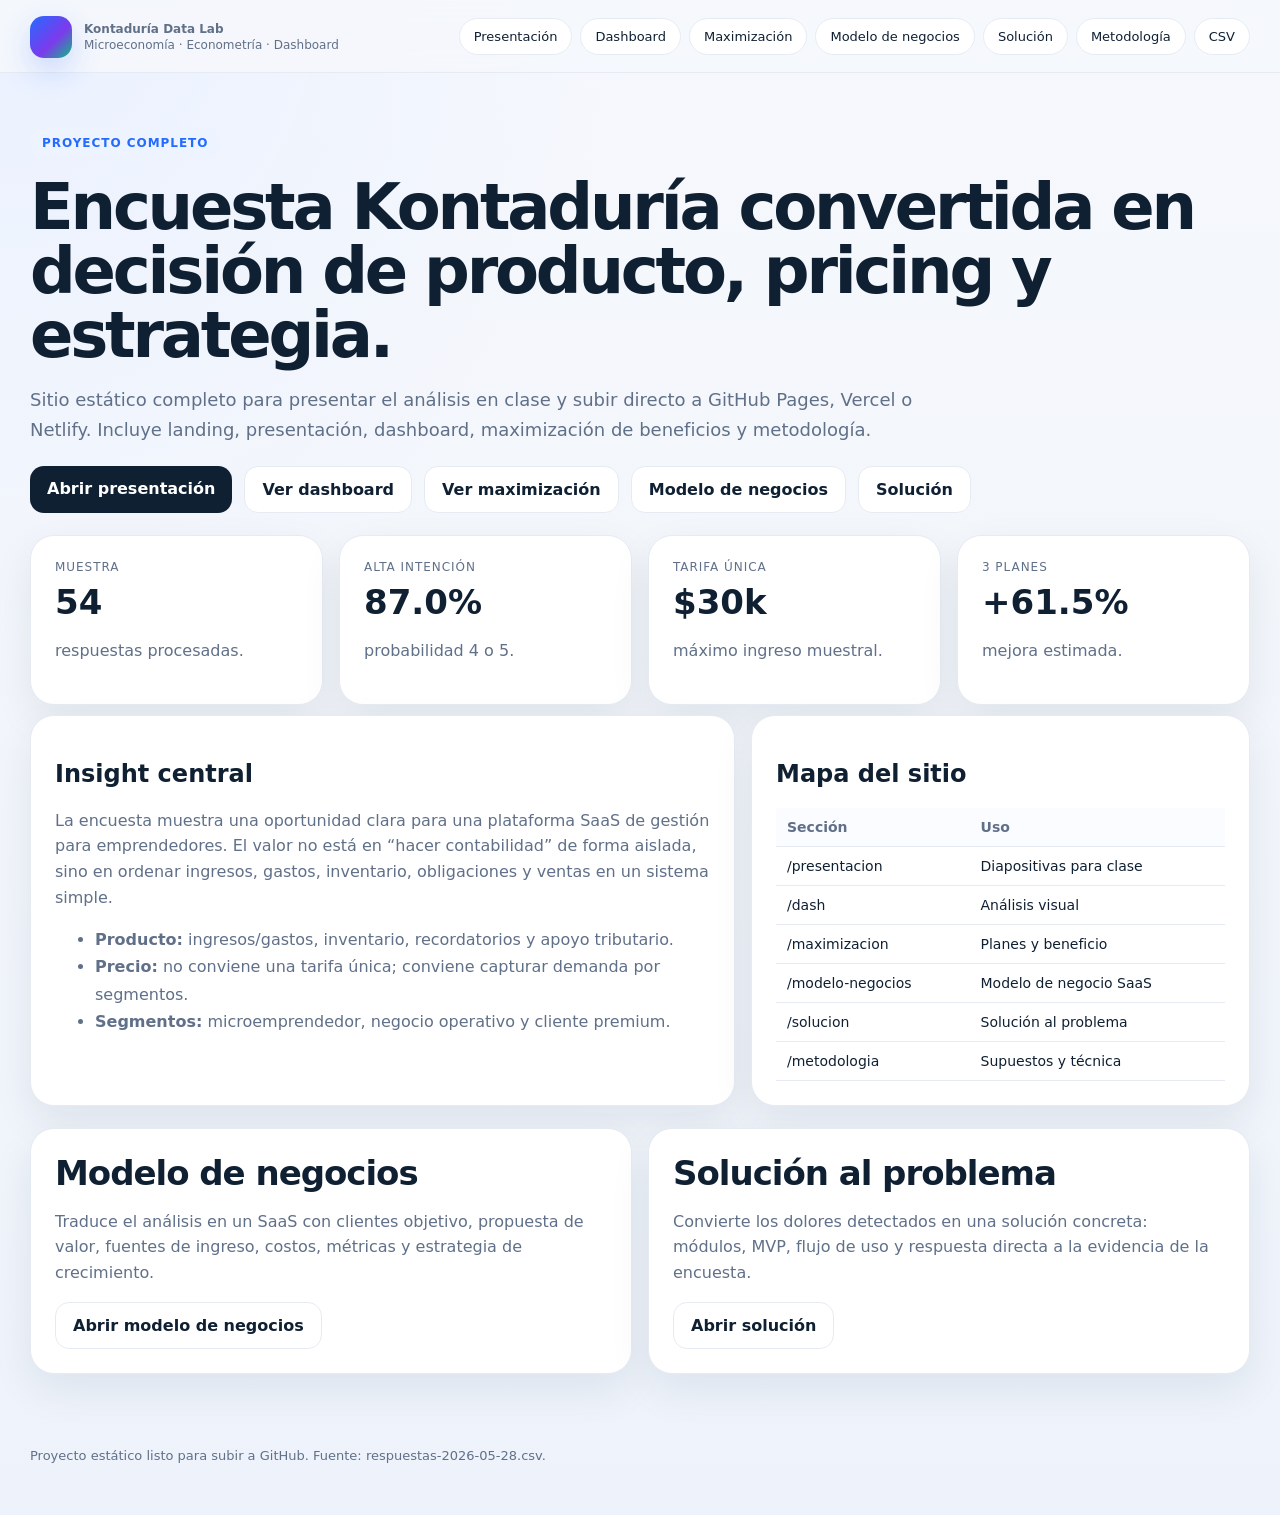
<file: index.html>
<!doctype html><html lang="es"><head><title>Kontaduría Data Lab</title><meta charset="utf-8"><meta name="viewport" content="width=device-width, initial-scale=1"><link rel="stylesheet" href="assets/css/style.css"><script src="https://cdn.plot.ly/plotly-2.35.2.min.js"></script><script src="assets/js/data.js"></script><script defer src="assets/js/main.js"></script></head><body><header class="topbar"><div class="wrap nav"><a class="brand" href="index.html"><span class="logo"></span><span><b>Kontaduría Data Lab</b><span>Microeconomía · Econometría · Dashboard</span></span></a><nav class="links"><a href="presentacion/">Presentación</a><a href="dash/">Dashboard</a><a href="maximizacion/">Maximización</a><a href="modelo-negocios/">Modelo de negocios</a><a href="solucion/">Solución</a><a href="metodologia/">Metodología</a><a href="data/respuestas-2026-05-28.csv">CSV</a></nav></div></header><main class="wrap hero"><span class="badge">Proyecto completo</span><h1>Encuesta Kontaduría convertida en decisión de producto, pricing y estrategia.</h1><p class="lead">Sitio estático completo para presentar el análisis en clase y subir directo a GitHub Pages, Vercel o Netlify. Incluye landing, presentación, dashboard, maximización de beneficios y metodología.</p><div class="btnrow"><a class="btn" href="presentacion/">Abrir presentación</a><a class="btn alt" href="dash/">Ver dashboard</a><a class="btn alt" href="maximizacion/">Ver maximización</a><a class="btn alt" href="modelo-negocios/">Modelo de negocios</a><a class="btn alt" href="solucion/">Solución</a></div><section class="grid section"><div class="card kpi span3"><div class="label">Muestra</div><div class="value">54</div><p>respuestas procesadas.</p></div><div class="card kpi span3"><div class="label">Alta intención</div><div class="value">87.0%</div><p>probabilidad 4 o 5.</p></div><div class="card kpi span3"><div class="label">Tarifa única</div><div class="value">$30k</div><p>máximo ingreso muestral.</p></div><div class="card kpi span3"><div class="label">3 planes</div><div class="value">+61.5%</div><p>mejora estimada.</p></div></section><section class="grid"><div class="card span7"><h2>Insight central</h2><p>La encuesta muestra una oportunidad clara para una plataforma SaaS de gestión para emprendedores. El valor no está en “hacer contabilidad” de forma aislada, sino en ordenar ingresos, gastos, inventario, obligaciones y ventas en un sistema simple.</p><ul><li><b>Producto:</b> ingresos/gastos, inventario, recordatorios y apoyo tributario.</li><li><b>Precio:</b> no conviene una tarifa única; conviene capturar demanda por segmentos.</li><li><b>Segmentos:</b> microemprendedor, negocio operativo y cliente premium.</li></ul></div><div class="card span5"><h2>Mapa del sitio</h2><table><tr><th>Sección</th><th>Uso</th></tr><tr><td>/presentacion</td><td>Diapositivas para clase</td></tr><tr><td>/dash</td><td>Análisis visual</td></tr><tr><td>/maximizacion</td><td>Planes y beneficio</td></tr><tr><td>/modelo-negocios</td><td>Modelo de negocio SaaS</td></tr><tr><td>/solucion</td><td>Solución al problema</td></tr><tr><td>/metodologia</td><td>Supuestos y técnica</td></tr></table></div></section><section class="grid section"><div class="card span6"><h2>Modelo de negocios</h2><p>Traduce el análisis en un SaaS con clientes objetivo, propuesta de valor, fuentes de ingreso, costos, métricas y estrategia de crecimiento.</p><a class="btn alt" href="modelo-negocios/">Abrir modelo de negocios</a></div><div class="card span6"><h2>Solución al problema</h2><p>Convierte los dolores detectados en una solución concreta: módulos, MVP, flujo de uso y respuesta directa a la evidencia de la encuesta.</p><a class="btn alt" href="solucion/">Abrir solución</a></div></section></main><footer class="wrap footer">Proyecto estático listo para subir a GitHub. Fuente: respuestas-2026-05-28.csv.</footer></body></html>
</file>
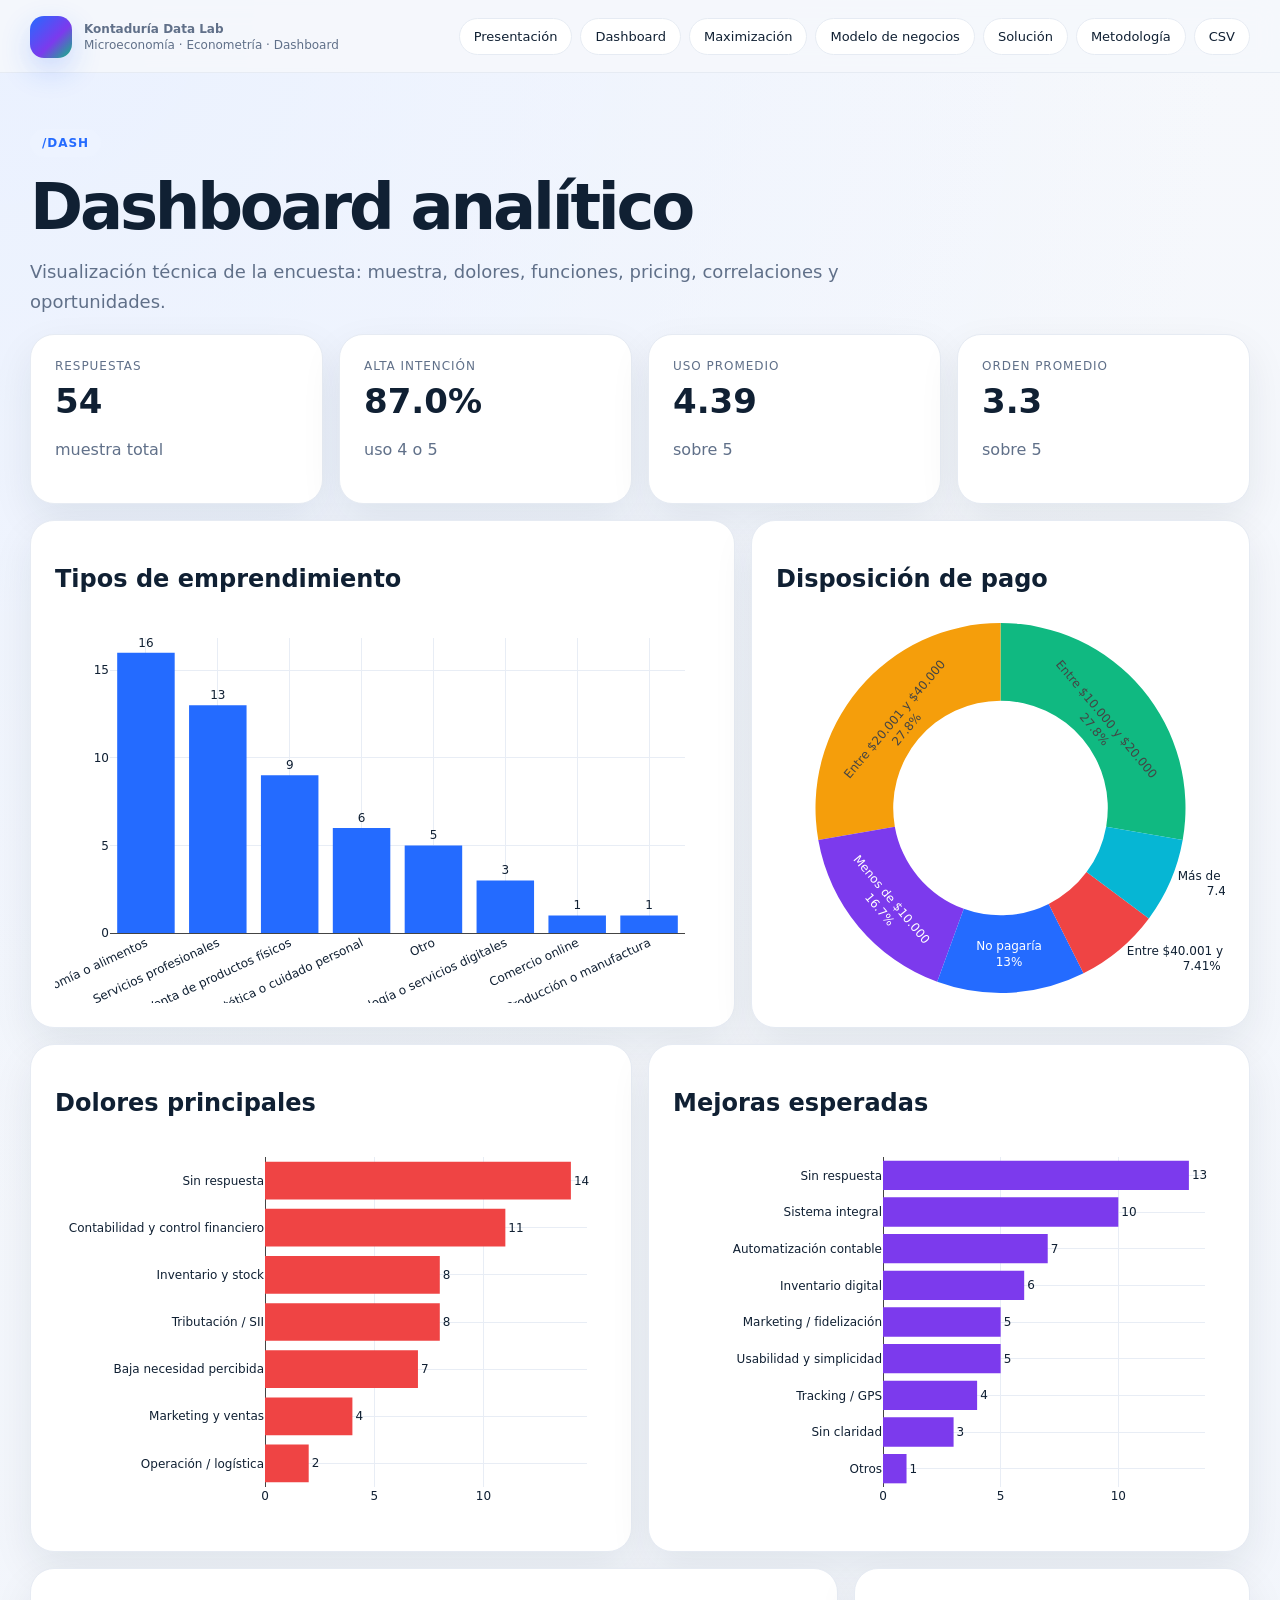
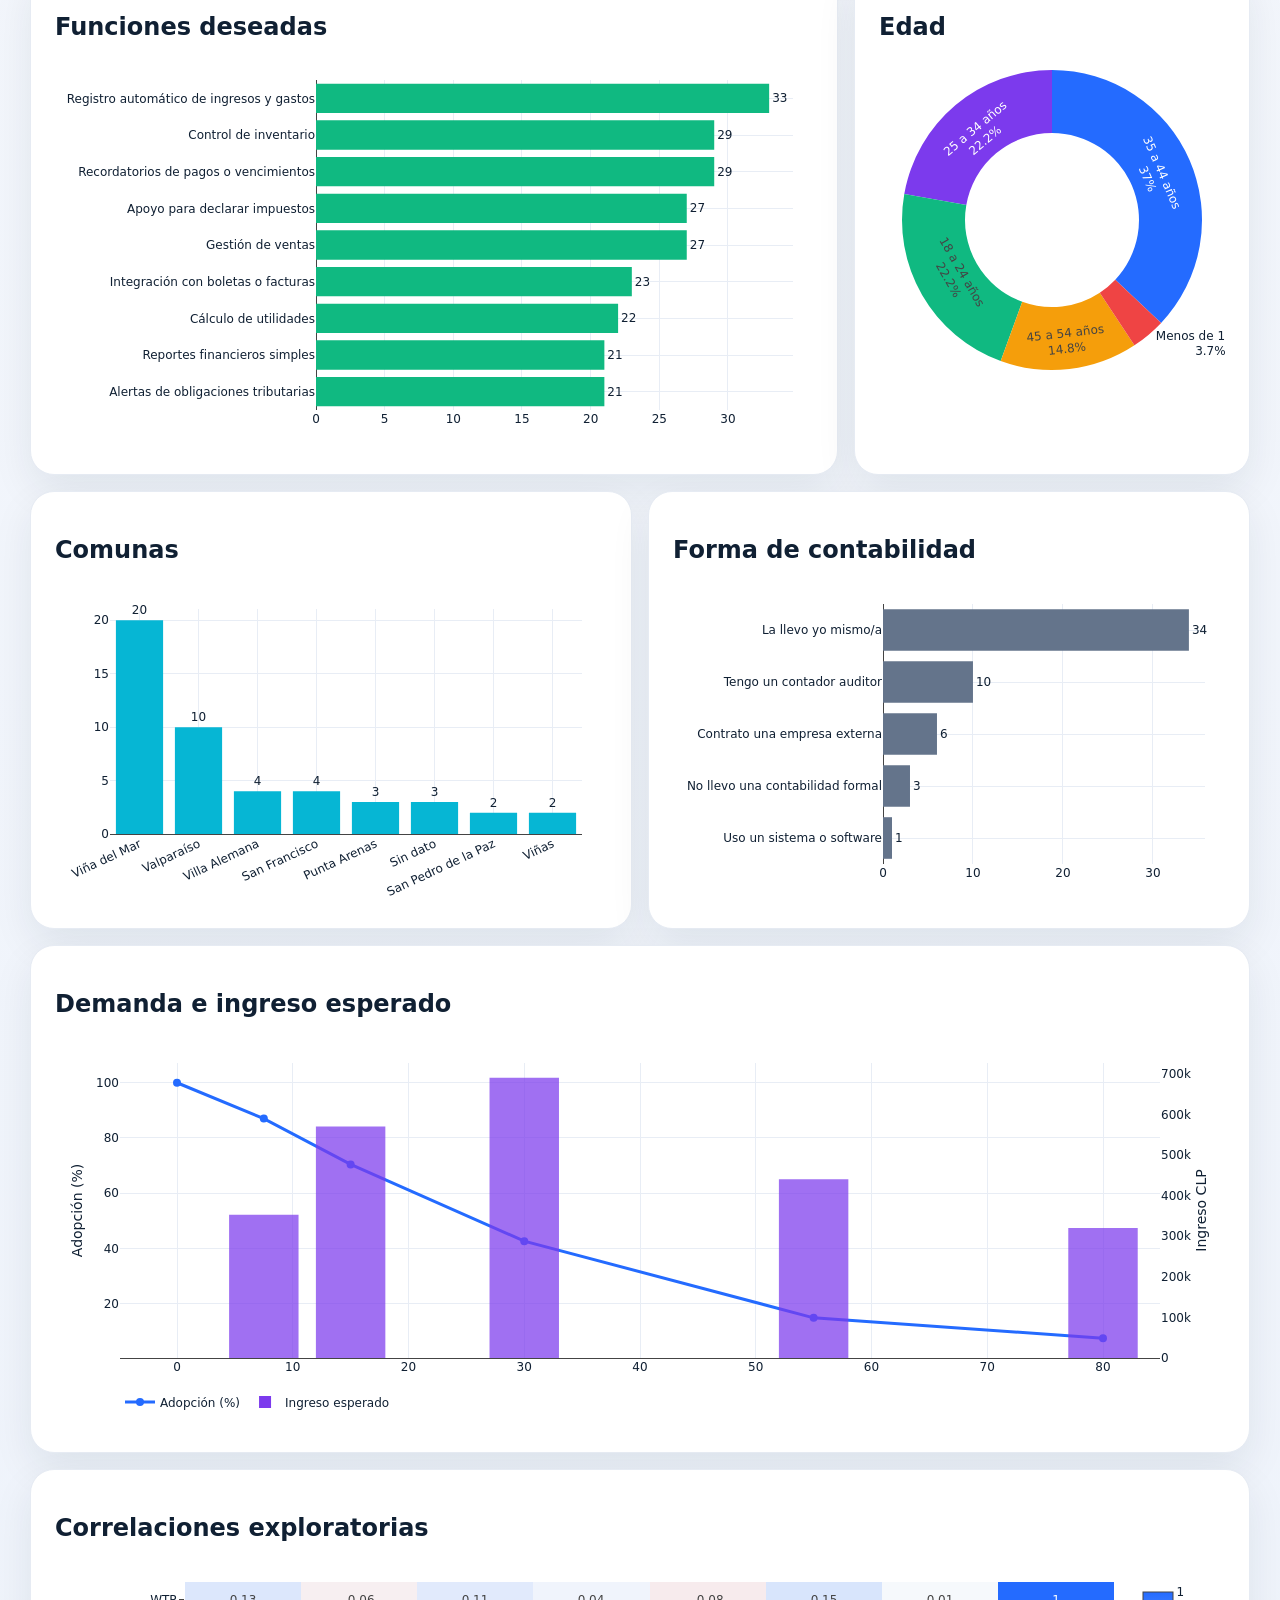
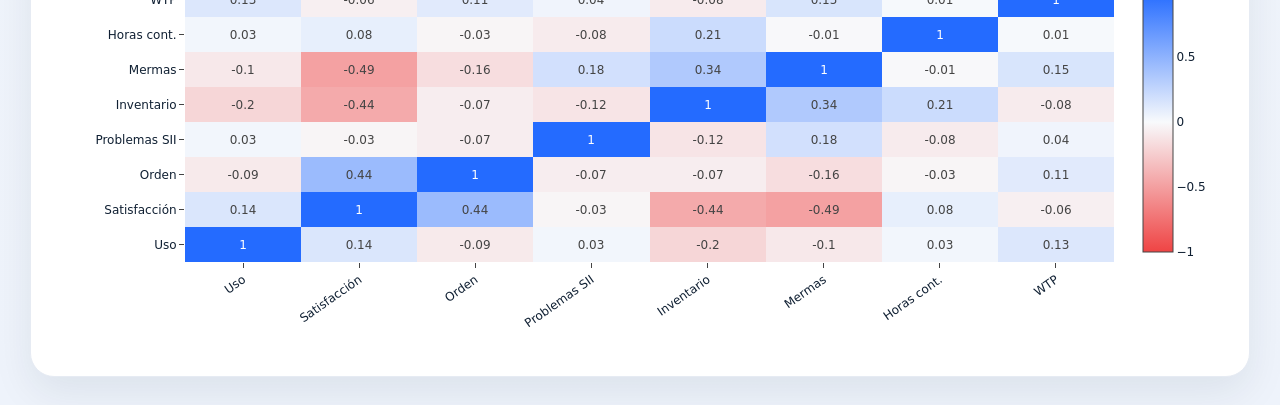
<file: dash/index.html>
<!doctype html><html lang="es"><head><title>Dashboard | Kontaduría</title><meta charset="utf-8"><meta name="viewport" content="width=device-width, initial-scale=1"><link rel="stylesheet" href="../assets/css/style.css"><script src="https://cdn.plot.ly/plotly-2.35.2.min.js"></script><script src="../assets/js/data.js"></script><script defer src="../assets/js/main.js"></script></head><body><header class="topbar"><div class="wrap nav"><a class="brand" href="../index.html"><span class="logo"></span><span><b>Kontaduría Data Lab</b><span>Microeconomía · Econometría · Dashboard</span></span></a><nav class="links"><a href="../presentacion/">Presentación</a><a href="../dash/">Dashboard</a><a href="../maximizacion/">Maximización</a><a href="../modelo-negocios/">Modelo de negocios</a><a href="../solucion/">Solución</a><a href="../metodologia/">Metodología</a><a href="../data/respuestas-2026-05-28.csv">CSV</a></nav></div></header><main class="wrap hero"><span class="badge">/dash</span><h1>Dashboard analítico</h1><p class="lead">Visualización técnica de la encuesta: muestra, dolores, funciones, pricing, correlaciones y oportunidades.</p><section class="grid"><div class="card kpi span3"><div class="label">Respuestas</div><div class="value">54</div><p>muestra total</p></div><div class="card kpi span3"><div class="label">Alta intención</div><div class="value">87.0%</div><p>uso 4 o 5</p></div><div class="card kpi span3"><div class="label">Uso promedio</div><div class="value">4.39</div><p>sobre 5</p></div><div class="card kpi span3"><div class="label">Orden promedio</div><div class="value">3.3</div><p>sobre 5</p></div><div class="card span7"><h2>Tipos de emprendimiento</h2><div id="types" class="chart"></div></div><div class="card span5"><h2>Disposición de pago</h2><div id="prices" class="chart"></div></div><div class="card span6"><h2>Dolores principales</h2><div id="pain" class="chart"></div></div><div class="card span6"><h2>Mejoras esperadas</h2><div id="improv" class="chart"></div></div><div class="card span8"><h2>Funciones deseadas</h2><div id="funcs" class="chart"></div></div><div class="card span4"><h2>Edad</h2><div id="ages" class="chart sm"></div></div><div class="card span6"><h2>Comunas</h2><div id="comunas" class="chart sm"></div></div><div class="card span6"><h2>Forma de contabilidad</h2><div id="conta" class="chart sm"></div></div><div class="card span12"><h2>Demanda e ingreso esperado</h2><div id="revenue" class="chart"></div></div><div class="card span12"><h2>Correlaciones exploratorias</h2><div id="corr" class="chart"></div></div></section></main></body></html>
</file>
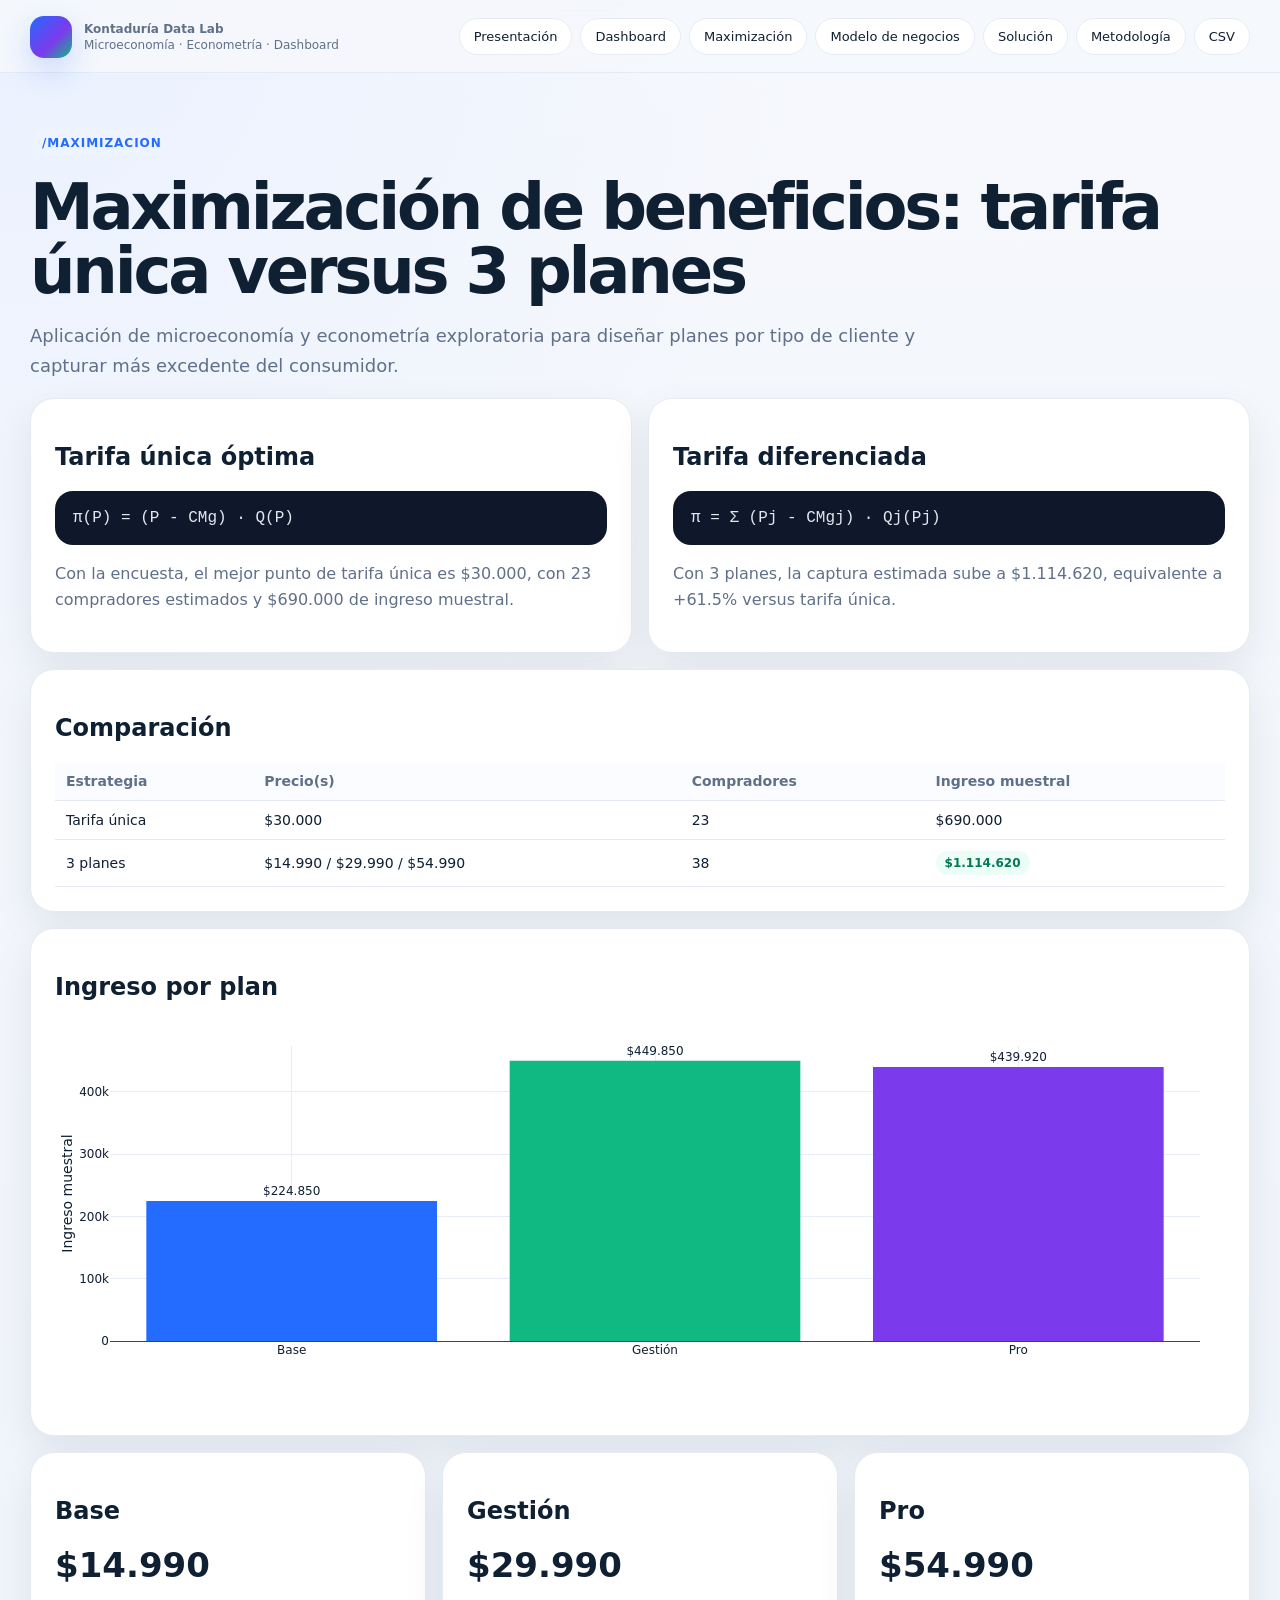
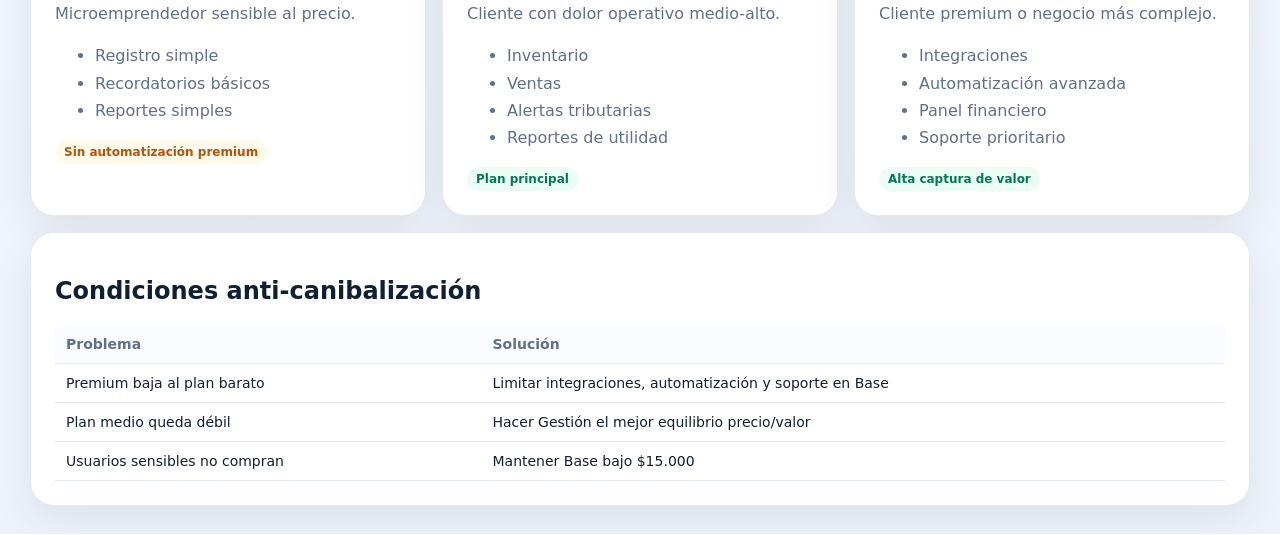
<file: maximizacion/index.html>
<!doctype html><html lang="es"><head><title>Maximización | Kontaduría</title><meta charset="utf-8"><meta name="viewport" content="width=device-width, initial-scale=1"><link rel="stylesheet" href="../assets/css/style.css"><script src="https://cdn.plot.ly/plotly-2.35.2.min.js"></script><script src="../assets/js/data.js"></script><script defer src="../assets/js/main.js"></script></head><body><header class="topbar"><div class="wrap nav"><a class="brand" href="../index.html"><span class="logo"></span><span><b>Kontaduría Data Lab</b><span>Microeconomía · Econometría · Dashboard</span></span></a><nav class="links"><a href="../presentacion/">Presentación</a><a href="../dash/">Dashboard</a><a href="../maximizacion/">Maximización</a><a href="../modelo-negocios/">Modelo de negocios</a><a href="../solucion/">Solución</a><a href="../metodologia/">Metodología</a><a href="../data/respuestas-2026-05-28.csv">CSV</a></nav></div></header><main class="wrap hero"><span class="badge">/maximizacion</span><h1>Maximización de beneficios: tarifa única versus 3 planes</h1><p class="lead">Aplicación de microeconomía y econometría exploratoria para diseñar planes por tipo de cliente y capturar más excedente del consumidor.</p><section class="grid"><div class="card span6"><h2>Tarifa única óptima</h2><div class="formula">π(P) = (P - CMg) · Q(P)</div><p>Con la encuesta, el mejor punto de tarifa única es $30.000, con 23 compradores estimados y $690.000 de ingreso muestral.</p></div><div class="card span6"><h2>Tarifa diferenciada</h2><div class="formula">π = Σ (Pj - CMgj) · Qj(Pj)</div><p>Con 3 planes, la captura estimada sube a $1.114.620, equivalente a +61.5% versus tarifa única.</p></div><div class="card span12"><h2>Comparación</h2><table><tr><th>Estrategia</th><th>Precio(s)</th><th>Compradores</th><th>Ingreso muestral</th></tr><tr><td>Tarifa única</td><td>$30.000</td><td>23</td><td>$690.000</td></tr><tr><td>3 planes</td><td>$14.990 / $29.990 / $54.990</td><td>38</td><td><span class="pill good">$1.114.620</span></td></tr></table></div><div class="card span12"><h2>Ingreso por plan</h2><div id="plansChart" class="chart"></div></div><div class="card span4"><h2>Base</h2><div class="kpi"><div class="value">$14.990</div></div><p>Microemprendedor sensible al precio.</p><ul><li>Registro simple</li><li>Recordatorios básicos</li><li>Reportes simples</li></ul><span class="pill warn">Sin automatización premium</span></div><div class="card span4"><h2>Gestión</h2><div class="kpi"><div class="value">$29.990</div></div><p>Cliente con dolor operativo medio-alto.</p><ul><li>Inventario</li><li>Ventas</li><li>Alertas tributarias</li><li>Reportes de utilidad</li></ul><span class="pill good">Plan principal</span></div><div class="card span4"><h2>Pro</h2><div class="kpi"><div class="value">$54.990</div></div><p>Cliente premium o negocio más complejo.</p><ul><li>Integraciones</li><li>Automatización avanzada</li><li>Panel financiero</li><li>Soporte prioritario</li></ul><span class="pill good">Alta captura de valor</span></div><div class="card span12"><h2>Condiciones anti-canibalización</h2><table><tr><th>Problema</th><th>Solución</th></tr><tr><td>Premium baja al plan barato</td><td>Limitar integraciones, automatización y soporte en Base</td></tr><tr><td>Plan medio queda débil</td><td>Hacer Gestión el mejor equilibrio precio/valor</td></tr><tr><td>Usuarios sensibles no compran</td><td>Mantener Base bajo $15.000</td></tr></table></div></section></main></body></html>
</file>
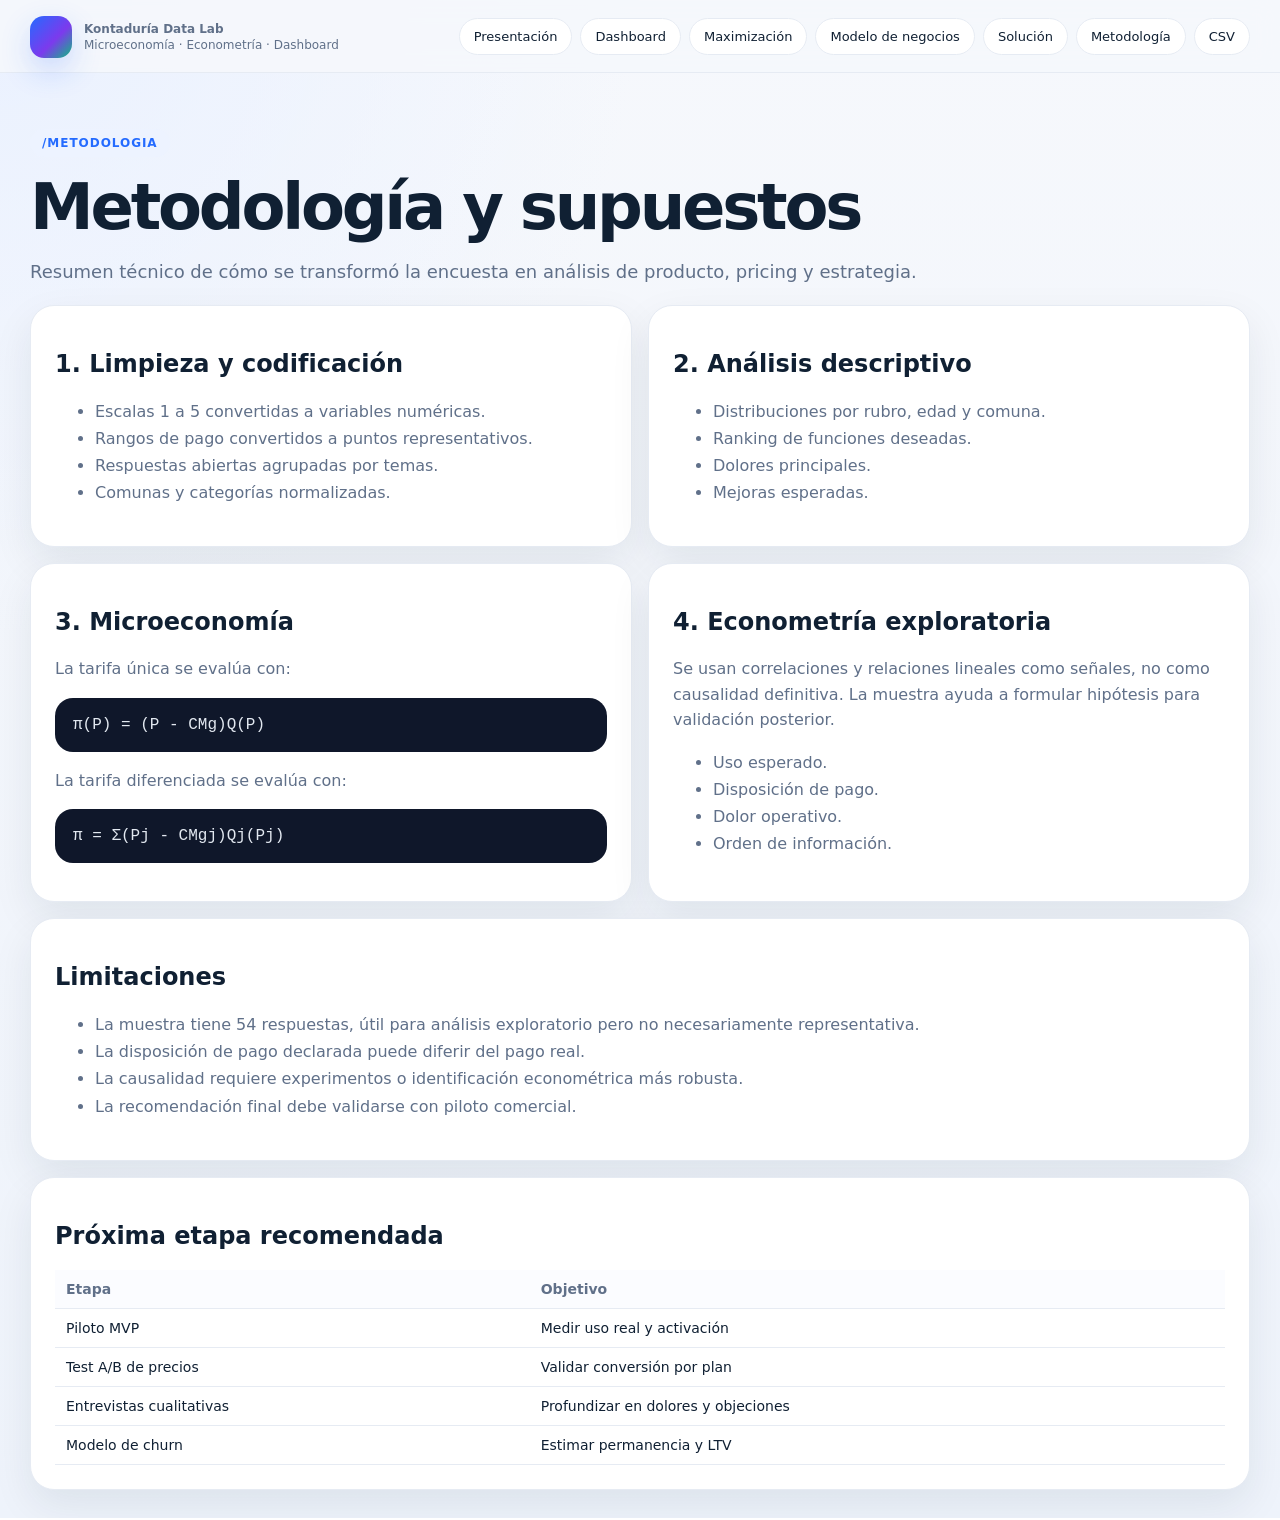
<file: metodologia/index.html>
<!doctype html><html lang="es"><head><title>Metodología | Kontaduría</title><meta charset="utf-8"><meta name="viewport" content="width=device-width, initial-scale=1"><link rel="stylesheet" href="../assets/css/style.css"><script src="https://cdn.plot.ly/plotly-2.35.2.min.js"></script><script src="../assets/js/data.js"></script><script defer src="../assets/js/main.js"></script></head><body><header class="topbar"><div class="wrap nav"><a class="brand" href="../index.html"><span class="logo"></span><span><b>Kontaduría Data Lab</b><span>Microeconomía · Econometría · Dashboard</span></span></a><nav class="links"><a href="../presentacion/">Presentación</a><a href="../dash/">Dashboard</a><a href="../maximizacion/">Maximización</a><a href="../modelo-negocios/">Modelo de negocios</a><a href="../solucion/">Solución</a><a href="../metodologia/">Metodología</a><a href="../data/respuestas-2026-05-28.csv">CSV</a></nav></div></header><main class="wrap hero"><span class="badge">/metodologia</span><h1>Metodología y supuestos</h1><p class="lead">Resumen técnico de cómo se transformó la encuesta en análisis de producto, pricing y estrategia.</p><section class="grid"><div class="card span6"><h2>1. Limpieza y codificación</h2><ul><li>Escalas 1 a 5 convertidas a variables numéricas.</li><li>Rangos de pago convertidos a puntos representativos.</li><li>Respuestas abiertas agrupadas por temas.</li><li>Comunas y categorías normalizadas.</li></ul></div><div class="card span6"><h2>2. Análisis descriptivo</h2><ul><li>Distribuciones por rubro, edad y comuna.</li><li>Ranking de funciones deseadas.</li><li>Dolores principales.</li><li>Mejoras esperadas.</li></ul></div><div class="card span6"><h2>3. Microeconomía</h2><p>La tarifa única se evalúa con:</p><div class="formula">π(P) = (P - CMg)Q(P)</div><p>La tarifa diferenciada se evalúa con:</p><div class="formula">π = Σ(Pj - CMgj)Qj(Pj)</div></div><div class="card span6"><h2>4. Econometría exploratoria</h2><p>Se usan correlaciones y relaciones lineales como señales, no como causalidad definitiva. La muestra ayuda a formular hipótesis para validación posterior.</p><ul><li>Uso esperado.</li><li>Disposición de pago.</li><li>Dolor operativo.</li><li>Orden de información.</li></ul></div><div class="card span12"><h2>Limitaciones</h2><ul><li>La muestra tiene 54 respuestas, útil para análisis exploratorio pero no necesariamente representativa.</li><li>La disposición de pago declarada puede diferir del pago real.</li><li>La causalidad requiere experimentos o identificación econométrica más robusta.</li><li>La recomendación final debe validarse con piloto comercial.</li></ul></div><div class="card span12"><h2>Próxima etapa recomendada</h2><table><tr><th>Etapa</th><th>Objetivo</th></tr><tr><td>Piloto MVP</td><td>Medir uso real y activación</td></tr><tr><td>Test A/B de precios</td><td>Validar conversión por plan</td></tr><tr><td>Entrevistas cualitativas</td><td>Profundizar en dolores y objeciones</td></tr><tr><td>Modelo de churn</td><td>Estimar permanencia y LTV</td></tr></table></div></section></main></body></html>
</file>
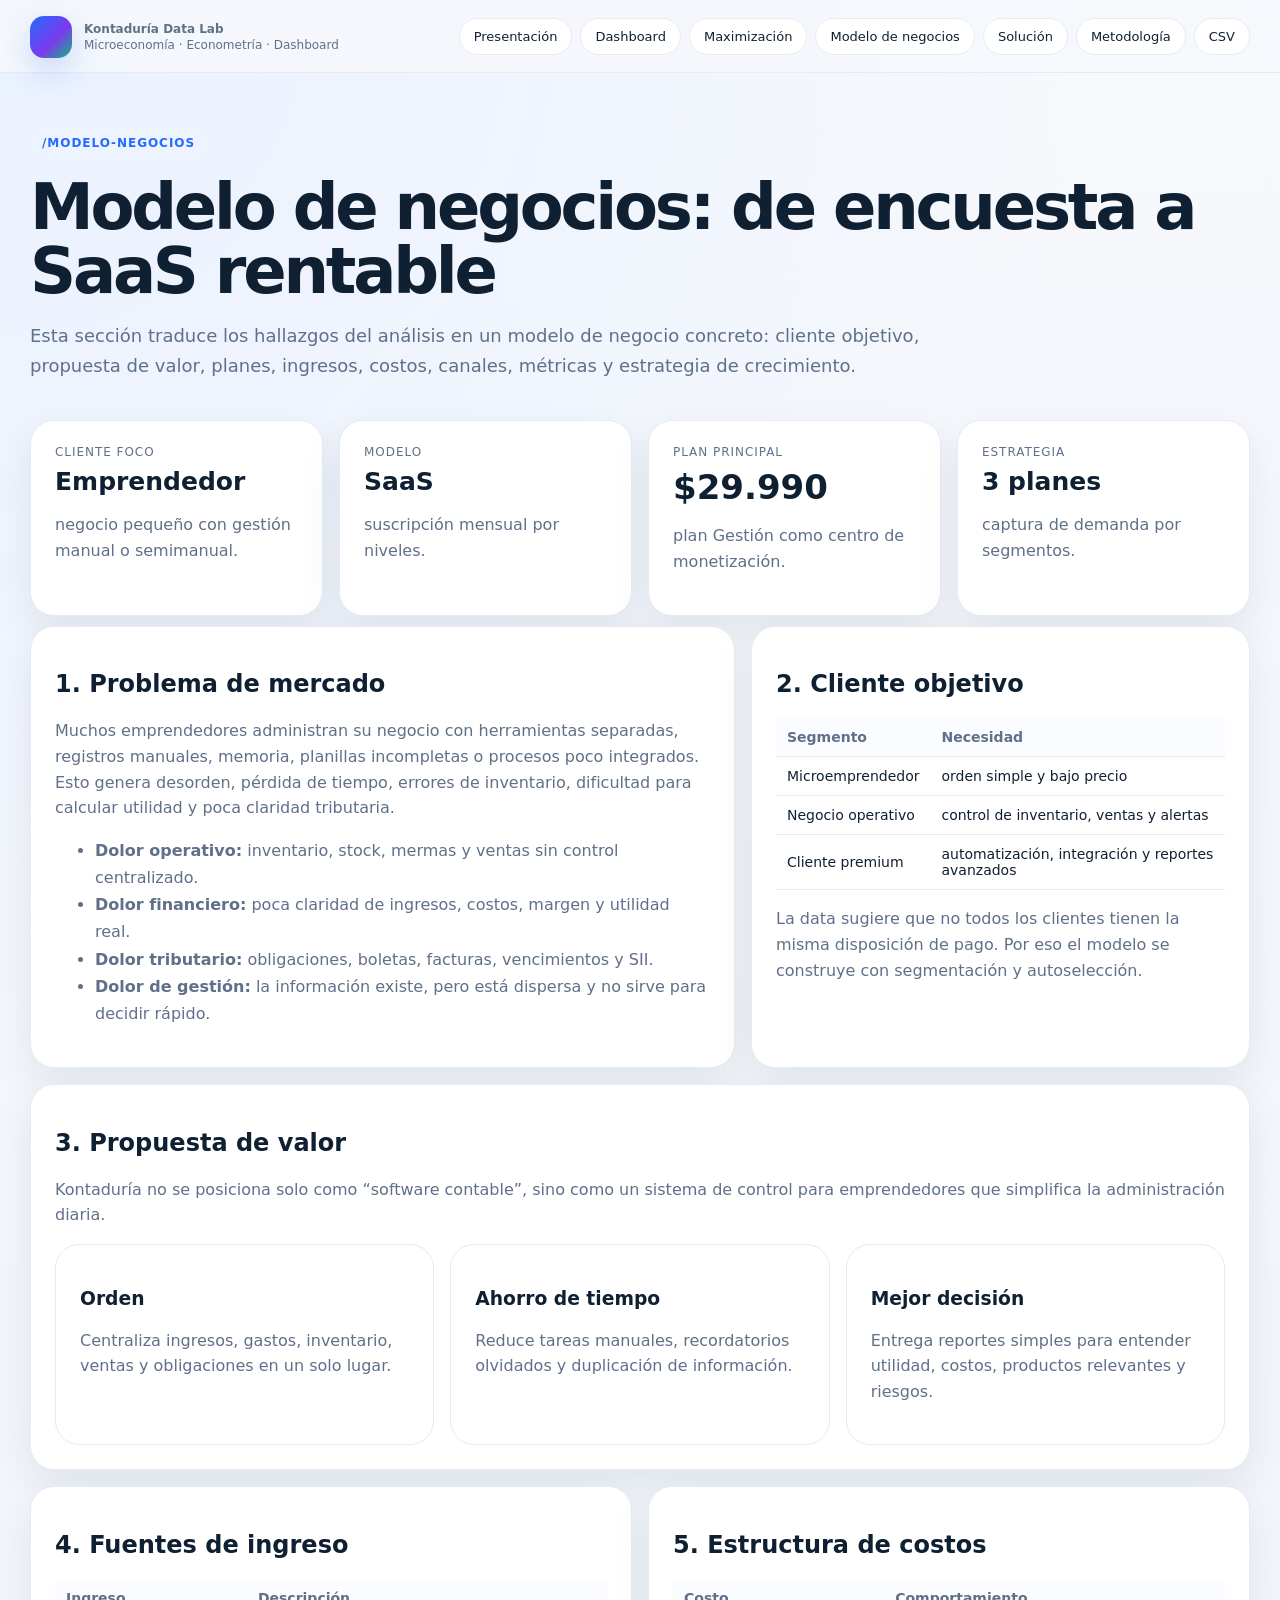
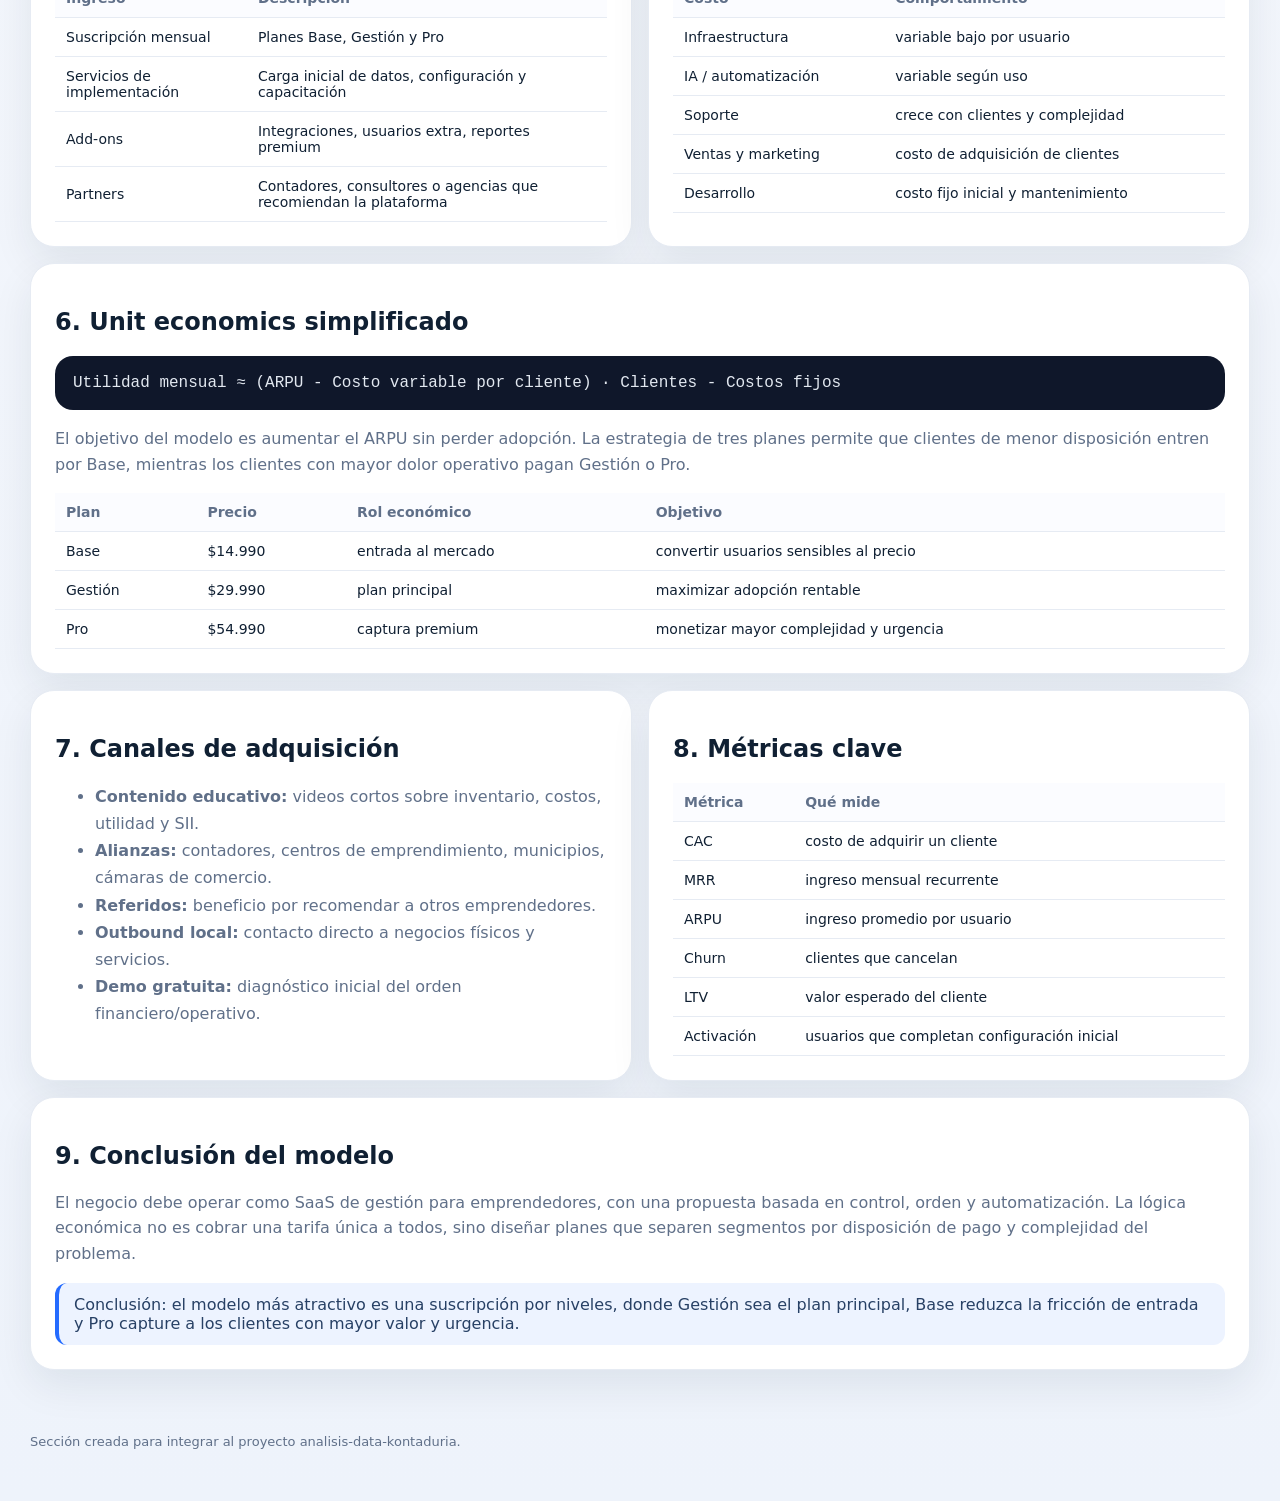
<file: modelo-negocios/index.html>
<!doctype html><html lang="es"><head><title>Modelo de negocios | Kontaduría</title><meta charset="utf-8"><meta name="viewport" content="width=device-width, initial-scale=1"><link rel="stylesheet" href="../assets/css/style.css"><script src="https://cdn.plot.ly/plotly-2.35.2.min.js"></script><script src="../assets/js/data.js"></script><script defer src="../assets/js/main.js"></script></head><body><header class="topbar"><div class="wrap nav"><a class="brand" href="../index.html"><span class="logo"></span><span><b>Kontaduría Data Lab</b><span>Microeconomía · Econometría · Dashboard</span></span></a><nav class="links"><a href="../presentacion/">Presentación</a><a href="../dash/">Dashboard</a><a href="../maximizacion/">Maximización</a><a href="../modelo-negocios/">Modelo de negocios</a><a href="../solucion/">Solución</a><a href="../metodologia/">Metodología</a><a href="../data/respuestas-2026-05-28.csv">CSV</a></nav></div></header><main class="wrap hero"><span class="badge">/modelo-negocios</span><h1>Modelo de negocios: de encuesta a SaaS rentable</h1><p class="lead">Esta sección traduce los hallazgos del análisis en un modelo de negocio concreto: cliente objetivo, propuesta de valor, planes, ingresos, costos, canales, métricas y estrategia de crecimiento.</p><section class="grid section"><div class="card kpi span3"><div class="label">Cliente foco</div><div class="value" style="font-size:25px">Emprendedor</div><p>negocio pequeño con gestión manual o semimanual.</p></div><div class="card kpi span3"><div class="label">Modelo</div><div class="value" style="font-size:25px">SaaS</div><p>suscripción mensual por niveles.</p></div><div class="card kpi span3"><div class="label">Plan principal</div><div class="value">$29.990</div><p>plan Gestión como centro de monetización.</p></div><div class="card kpi span3"><div class="label">Estrategia</div><div class="value" style="font-size:25px">3 planes</div><p>captura de demanda por segmentos.</p></div></section><section class="grid"><div class="card span7"><h2>1. Problema de mercado</h2><p>Muchos emprendedores administran su negocio con herramientas separadas, registros manuales, memoria, planillas incompletas o procesos poco integrados. Esto genera desorden, pérdida de tiempo, errores de inventario, dificultad para calcular utilidad y poca claridad tributaria.</p><ul><li><b>Dolor operativo:</b> inventario, stock, mermas y ventas sin control centralizado.</li><li><b>Dolor financiero:</b> poca claridad de ingresos, costos, margen y utilidad real.</li><li><b>Dolor tributario:</b> obligaciones, boletas, facturas, vencimientos y SII.</li><li><b>Dolor de gestión:</b> la información existe, pero está dispersa y no sirve para decidir rápido.</li></ul></div><div class="card span5"><h2>2. Cliente objetivo</h2><table><tr><th>Segmento</th><th>Necesidad</th></tr><tr><td>Microemprendedor</td><td>orden simple y bajo precio</td></tr><tr><td>Negocio operativo</td><td>control de inventario, ventas y alertas</td></tr><tr><td>Cliente premium</td><td>automatización, integración y reportes avanzados</td></tr></table><p>La data sugiere que no todos los clientes tienen la misma disposición de pago. Por eso el modelo se construye con segmentación y autoselección.</p></div><div class="card span12"><h2>3. Propuesta de valor</h2><p>Kontaduría no se posiciona solo como “software contable”, sino como un sistema de control para emprendedores que simplifica la administración diaria.</p><div class="grid"><div class="card span4" style="box-shadow:none"><h3>Orden</h3><p>Centraliza ingresos, gastos, inventario, ventas y obligaciones en un solo lugar.</p></div><div class="card span4" style="box-shadow:none"><h3>Ahorro de tiempo</h3><p>Reduce tareas manuales, recordatorios olvidados y duplicación de información.</p></div><div class="card span4" style="box-shadow:none"><h3>Mejor decisión</h3><p>Entrega reportes simples para entender utilidad, costos, productos relevantes y riesgos.</p></div></div></div><div class="card span6"><h2>4. Fuentes de ingreso</h2><table><tr><th>Ingreso</th><th>Descripción</th></tr><tr><td>Suscripción mensual</td><td>Planes Base, Gestión y Pro</td></tr><tr><td>Servicios de implementación</td><td>Carga inicial de datos, configuración y capacitación</td></tr><tr><td>Add-ons</td><td>Integraciones, usuarios extra, reportes premium</td></tr><tr><td>Partners</td><td>Contadores, consultores o agencias que recomiendan la plataforma</td></tr></table></div><div class="card span6"><h2>5. Estructura de costos</h2><table><tr><th>Costo</th><th>Comportamiento</th></tr><tr><td>Infraestructura</td><td>variable bajo por usuario</td></tr><tr><td>IA / automatización</td><td>variable según uso</td></tr><tr><td>Soporte</td><td>crece con clientes y complejidad</td></tr><tr><td>Ventas y marketing</td><td>costo de adquisición de clientes</td></tr><tr><td>Desarrollo</td><td>costo fijo inicial y mantenimiento</td></tr></table></div><div class="card span12"><h2>6. Unit economics simplificado</h2><div class="formula">Utilidad mensual ≈ (ARPU - Costo variable por cliente) · Clientes - Costos fijos</div><p>El objetivo del modelo es aumentar el ARPU sin perder adopción. La estrategia de tres planes permite que clientes de menor disposición entren por Base, mientras los clientes con mayor dolor operativo pagan Gestión o Pro.</p><table><tr><th>Plan</th><th>Precio</th><th>Rol económico</th><th>Objetivo</th></tr><tr><td>Base</td><td>$14.990</td><td>entrada al mercado</td><td>convertir usuarios sensibles al precio</td></tr><tr><td>Gestión</td><td>$29.990</td><td>plan principal</td><td>maximizar adopción rentable</td></tr><tr><td>Pro</td><td>$54.990</td><td>captura premium</td><td>monetizar mayor complejidad y urgencia</td></tr></table></div><div class="card span6"><h2>7. Canales de adquisición</h2><ul><li><b>Contenido educativo:</b> videos cortos sobre inventario, costos, utilidad y SII.</li><li><b>Alianzas:</b> contadores, centros de emprendimiento, municipios, cámaras de comercio.</li><li><b>Referidos:</b> beneficio por recomendar a otros emprendedores.</li><li><b>Outbound local:</b> contacto directo a negocios físicos y servicios.</li><li><b>Demo gratuita:</b> diagnóstico inicial del orden financiero/operativo.</li></ul></div><div class="card span6"><h2>8. Métricas clave</h2><table><tr><th>Métrica</th><th>Qué mide</th></tr><tr><td>CAC</td><td>costo de adquirir un cliente</td></tr><tr><td>MRR</td><td>ingreso mensual recurrente</td></tr><tr><td>ARPU</td><td>ingreso promedio por usuario</td></tr><tr><td>Churn</td><td>clientes que cancelan</td></tr><tr><td>LTV</td><td>valor esperado del cliente</td></tr><tr><td>Activación</td><td>usuarios que completan configuración inicial</td></tr></table></div><div class="card span12"><h2>9. Conclusión del modelo</h2><p>El negocio debe operar como SaaS de gestión para emprendedores, con una propuesta basada en control, orden y automatización. La lógica económica no es cobrar una tarifa única a todos, sino diseñar planes que separen segmentos por disposición de pago y complejidad del problema.</p><div class="quote">Conclusión: el modelo más atractivo es una suscripción por niveles, donde Gestión sea el plan principal, Base reduzca la fricción de entrada y Pro capture a los clientes con mayor valor y urgencia.</div></div></section></main><footer class="wrap footer">Sección creada para integrar al proyecto analisis-data-kontaduria.</footer></body></html>
</file>
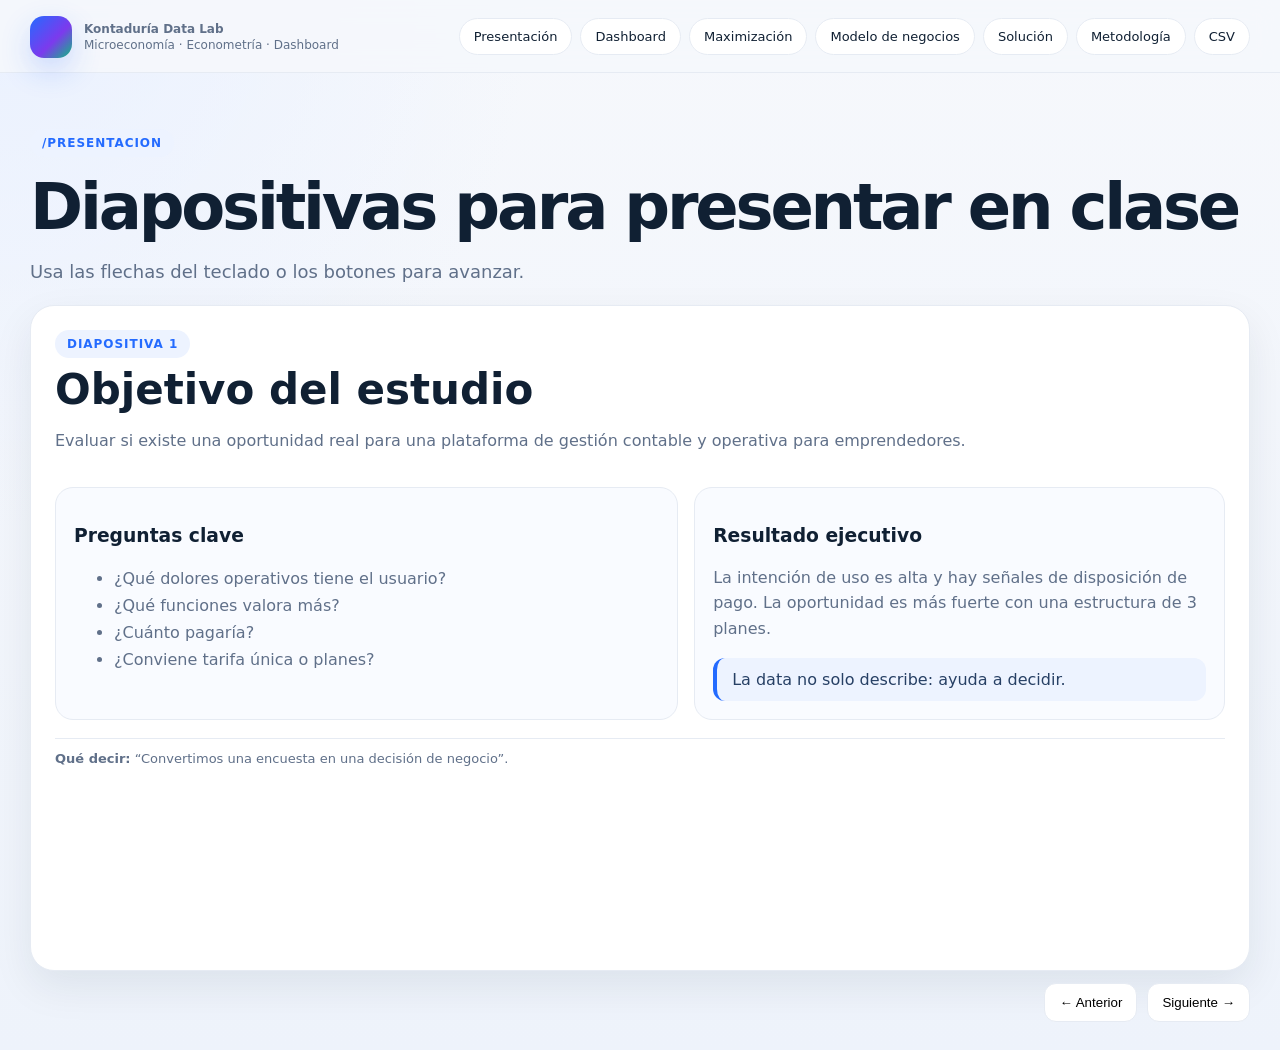
<file: presentacion/index.html>
<!doctype html><html lang="es"><head><title>Presentación | Kontaduría</title><meta charset="utf-8"><meta name="viewport" content="width=device-width, initial-scale=1"><link rel="stylesheet" href="../assets/css/style.css"><script src="https://cdn.plot.ly/plotly-2.35.2.min.js"></script><script src="../assets/js/data.js"></script><script defer src="../assets/js/main.js"></script></head><body><header class="topbar"><div class="wrap nav"><a class="brand" href="../index.html"><span class="logo"></span><span><b>Kontaduría Data Lab</b><span>Microeconomía · Econometría · Dashboard</span></span></a><nav class="links"><a href="../presentacion/">Presentación</a><a href="../dash/">Dashboard</a><a href="../maximizacion/">Maximización</a><a href="../modelo-negocios/">Modelo de negocios</a><a href="../solucion/">Solución</a><a href="../metodologia/">Metodología</a><a href="../data/respuestas-2026-05-28.csv">CSV</a></nav></div></header><main class="wrap hero"><span class="badge">/presentacion</span><h1>Diapositivas para presentar en clase</h1><p class="lead">Usa las flechas del teclado o los botones para avanzar.</p><section class="card slide-shell"><article class="slide"><div><span class="badge">Diapositiva 1</span><h2>Objetivo del estudio</h2><p>Evaluar si existe una oportunidad real para una plataforma de gestión contable y operativa para emprendedores.</p></div><div class="slide-grid"><div class="note"><h3>Preguntas clave</h3><ul><li>¿Qué dolores operativos tiene el usuario?</li><li>¿Qué funciones valora más?</li><li>¿Cuánto pagaría?</li><li>¿Conviene tarifa única o planes?</li></ul></div><div class="note"><h3>Resultado ejecutivo</h3><p>La intención de uso es alta y hay señales de disposición de pago. La oportunidad es más fuerte con una estructura de 3 planes.</p><div class="quote">La data no solo describe: ayuda a decidir.</div></div></div><div class="speaker"><b>Qué decir:</b> “Convertimos una encuesta en una decisión de negocio”.</div></article><article class="slide"><div><span class="badge">Diapositiva 2</span><h2>Perfil de la muestra</h2><p>La muestra tiene 54 respuestas y mezcla rubros con dolores distintos.</p></div><div class="slide-grid"><div class="card"><div id="types" class="chart"></div></div><div class="note"><h3>Lectura</h3><ul><li>Gastronomía, servicios y venta física tienen peso relevante.</li><li>Un solo producto rígido no basta.</li><li>La solución debe ser modular.</li></ul></div></div><div class="speaker"><b>Qué decir:</b> “Distintos rubros implican distintos niveles de inventario, contabilidad y operación”.</div></article><article class="slide"><div><span class="badge">Diapositiva 3</span><h2>Dolores principales</h2><p>La fricción se concentra en inventario, control financiero, SII e integración.</p></div><div class="slide-grid"><div class="card"><div id="pain" class="chart"></div></div><div class="note"><h3>Interpretación</h3><ul><li>No se trata solo de contabilidad.</li><li>El usuario necesita saber qué tiene, cuánto gana y qué debe hacer.</li><li>La promesa debe ser orden y ahorro de tiempo.</li></ul></div></div><div class="speaker"><b>Qué decir:</b> “El dolor real es la falta de visibilidad del negocio”.</div></article><article class="slide"><div><span class="badge">Diapositiva 4</span><h2>Funciones más demandadas</h2><p>El ranking funcional define el MVP.</p></div><div class="slide-grid"><div class="card"><div id="funcs" class="chart"></div></div><div class="note"><h3>MVP recomendado</h3><ul><li>Registro automático de ingresos y gastos.</li><li>Inventario.</li><li>Recordatorios y vencimientos.</li><li>Apoyo tributario.</li></ul></div></div><div class="speaker"><b>Qué decir:</b> “El MVP debe conectar contabilidad, operación y ventas”.</div></article><article class="slide"><div><span class="badge">Diapositiva 5</span><h2>Demanda y pricing</h2><p>La tarifa única óptima muestral es $30.000, pero tres planes capturan más excedente.</p></div><div class="slide-grid"><div class="card"><div id="revenue" class="chart"></div></div><div class="note"><h3>Microeconomía</h3><p>Una tarifa única obliga a elegir entre vender barato a muchos o caro a pocos. Los planes permiten discriminar por demanda de forma indirecta.</p></div></div><div class="speaker"><b>Qué decir:</b> “La discriminación de segundo grado mejora la captura de valor”.</div></article><article class="slide"><div><span class="badge">Diapositiva 6</span><h2>Conclusión</h2><p>Existe oportunidad, pero debe ejecutarse con un producto simple y precios diferenciados.</p></div><div class="slide-grid"><div class="note"><h3>Recomendación final</h3><ul><li>Lanzar MVP simple.</li><li>Crear planes Base, Gestión y Pro.</li><li>Evitar canibalización entre planes.</li><li>Validar con pago real.</li></ul></div><div class="note"><h3>Cierre académico</h3><p>Se combinan análisis descriptivo, econometría exploratoria y teoría microeconómica para diseñar una estrategia comercial.</p></div></div><div class="speaker"><b>Qué decir:</b> “La encuesta permitió pasar de intuición a estrategia”.</div></article></section><div class="slide-controls"><button onclick="prevSlide()">← Anterior</button><button onclick="nextSlide()">Siguiente →</button></div></main></body></html>
</file>
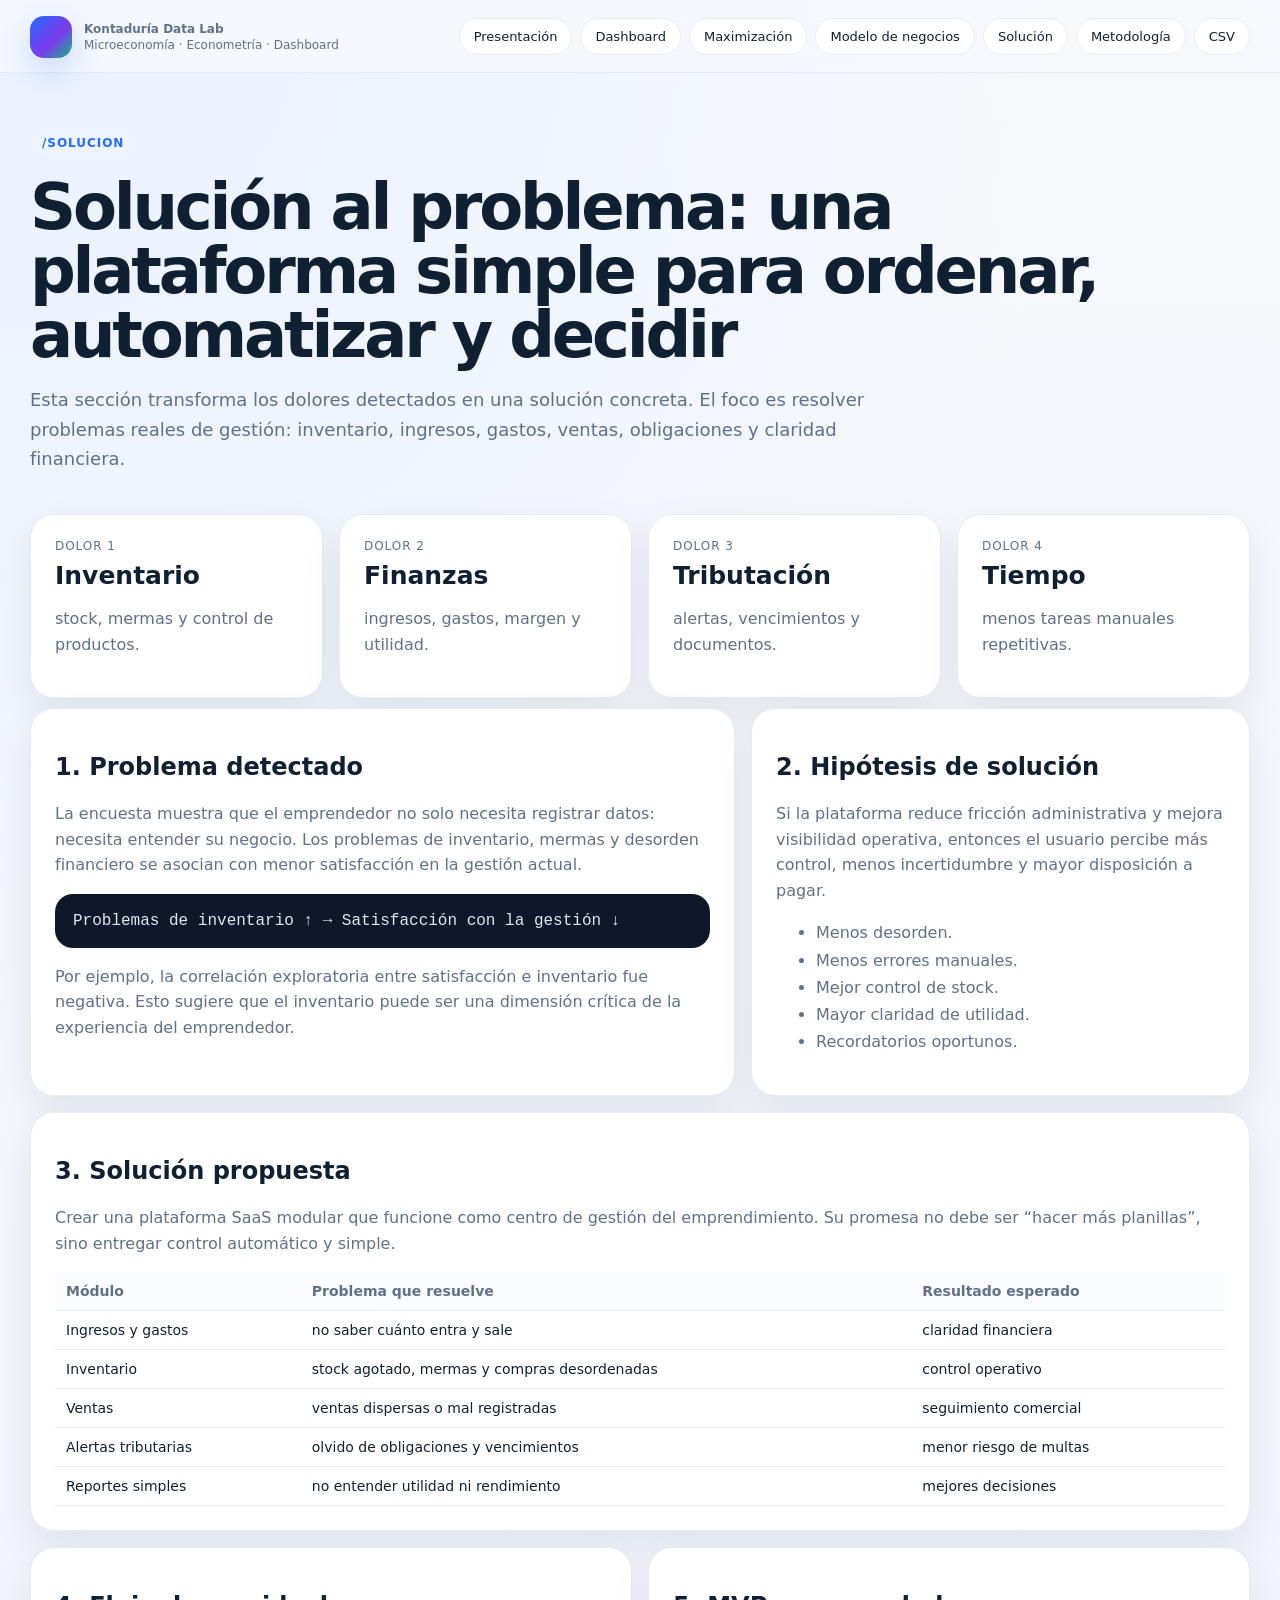
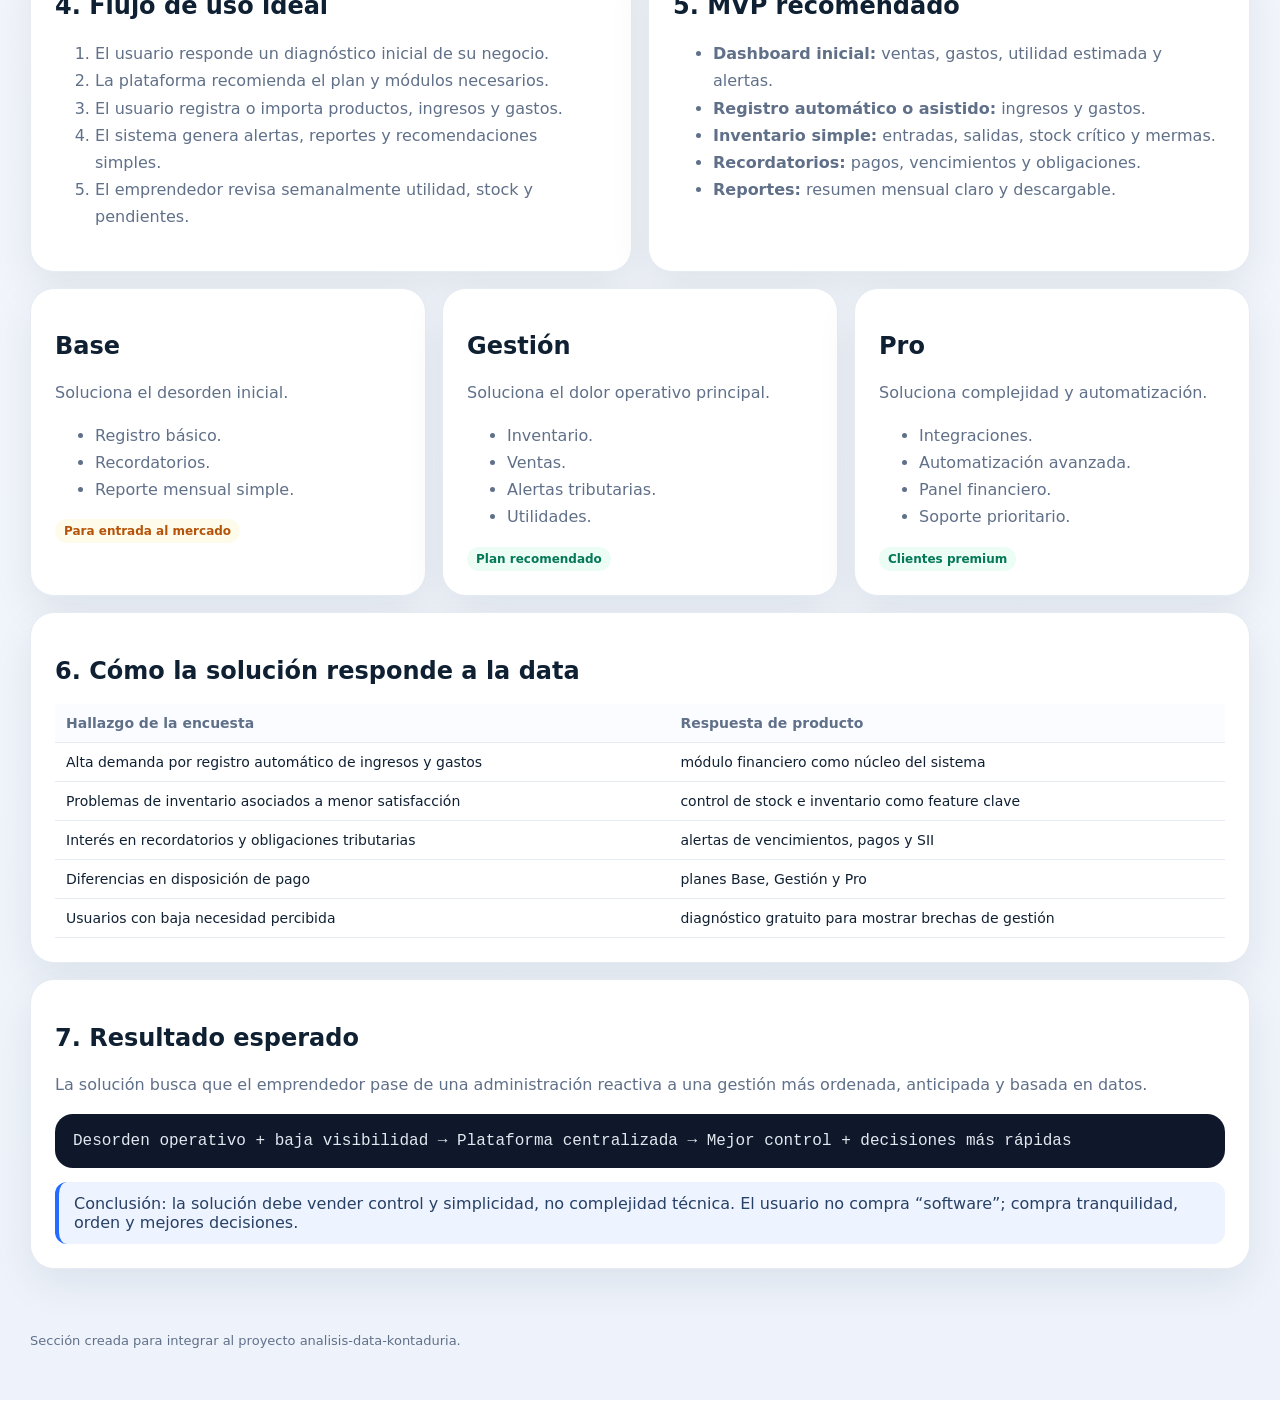
<file: solucion/index.html>
<!doctype html><html lang="es"><head><title>Solución al problema | Kontaduría</title><meta charset="utf-8"><meta name="viewport" content="width=device-width, initial-scale=1"><link rel="stylesheet" href="../assets/css/style.css"><script src="https://cdn.plot.ly/plotly-2.35.2.min.js"></script><script src="../assets/js/data.js"></script><script defer src="../assets/js/main.js"></script></head><body><header class="topbar"><div class="wrap nav"><a class="brand" href="../index.html"><span class="logo"></span><span><b>Kontaduría Data Lab</b><span>Microeconomía · Econometría · Dashboard</span></span></a><nav class="links"><a href="../presentacion/">Presentación</a><a href="../dash/">Dashboard</a><a href="../maximizacion/">Maximización</a><a href="../modelo-negocios/">Modelo de negocios</a><a href="../solucion/">Solución</a><a href="../metodologia/">Metodología</a><a href="../data/respuestas-2026-05-28.csv">CSV</a></nav></div></header><main class="wrap hero"><span class="badge">/solucion</span><h1>Solución al problema: una plataforma simple para ordenar, automatizar y decidir</h1><p class="lead">Esta sección transforma los dolores detectados en una solución concreta. El foco es resolver problemas reales de gestión: inventario, ingresos, gastos, ventas, obligaciones y claridad financiera.</p><section class="grid section"><div class="card kpi span3"><div class="label">Dolor 1</div><div class="value" style="font-size:25px">Inventario</div><p>stock, mermas y control de productos.</p></div><div class="card kpi span3"><div class="label">Dolor 2</div><div class="value" style="font-size:25px">Finanzas</div><p>ingresos, gastos, margen y utilidad.</p></div><div class="card kpi span3"><div class="label">Dolor 3</div><div class="value" style="font-size:25px">Tributación</div><p>alertas, vencimientos y documentos.</p></div><div class="card kpi span3"><div class="label">Dolor 4</div><div class="value" style="font-size:25px">Tiempo</div><p>menos tareas manuales repetitivas.</p></div></section><section class="grid"><div class="card span7"><h2>1. Problema detectado</h2><p>La encuesta muestra que el emprendedor no solo necesita registrar datos: necesita entender su negocio. Los problemas de inventario, mermas y desorden financiero se asocian con menor satisfacción en la gestión actual.</p><div class="formula">Problemas de inventario ↑ → Satisfacción con la gestión ↓</div><p>Por ejemplo, la correlación exploratoria entre satisfacción e inventario fue negativa. Esto sugiere que el inventario puede ser una dimensión crítica de la experiencia del emprendedor.</p></div><div class="card span5"><h2>2. Hipótesis de solución</h2><p>Si la plataforma reduce fricción administrativa y mejora visibilidad operativa, entonces el usuario percibe más control, menos incertidumbre y mayor disposición a pagar.</p><ul><li>Menos desorden.</li><li>Menos errores manuales.</li><li>Mejor control de stock.</li><li>Mayor claridad de utilidad.</li><li>Recordatorios oportunos.</li></ul></div><div class="card span12"><h2>3. Solución propuesta</h2><p>Crear una plataforma SaaS modular que funcione como centro de gestión del emprendimiento. Su promesa no debe ser “hacer más planillas”, sino entregar control automático y simple.</p><table><tr><th>Módulo</th><th>Problema que resuelve</th><th>Resultado esperado</th></tr><tr><td>Ingresos y gastos</td><td>no saber cuánto entra y sale</td><td>claridad financiera</td></tr><tr><td>Inventario</td><td>stock agotado, mermas y compras desordenadas</td><td>control operativo</td></tr><tr><td>Ventas</td><td>ventas dispersas o mal registradas</td><td>seguimiento comercial</td></tr><tr><td>Alertas tributarias</td><td>olvido de obligaciones y vencimientos</td><td>menor riesgo de multas</td></tr><tr><td>Reportes simples</td><td>no entender utilidad ni rendimiento</td><td>mejores decisiones</td></tr></table></div><div class="card span6"><h2>4. Flujo de uso ideal</h2><ol style="color:var(--muted);line-height:1.7"><li>El usuario responde un diagnóstico inicial de su negocio.</li><li>La plataforma recomienda el plan y módulos necesarios.</li><li>El usuario registra o importa productos, ingresos y gastos.</li><li>El sistema genera alertas, reportes y recomendaciones simples.</li><li>El emprendedor revisa semanalmente utilidad, stock y pendientes.</li></ol></div><div class="card span6"><h2>5. MVP recomendado</h2><ul><li><b>Dashboard inicial:</b> ventas, gastos, utilidad estimada y alertas.</li><li><b>Registro automático o asistido:</b> ingresos y gastos.</li><li><b>Inventario simple:</b> entradas, salidas, stock crítico y mermas.</li><li><b>Recordatorios:</b> pagos, vencimientos y obligaciones.</li><li><b>Reportes:</b> resumen mensual claro y descargable.</li></ul></div><div class="card span4"><h2>Base</h2><p>Soluciona el desorden inicial.</p><ul><li>Registro básico.</li><li>Recordatorios.</li><li>Reporte mensual simple.</li></ul><span class="pill warn">Para entrada al mercado</span></div><div class="card span4"><h2>Gestión</h2><p>Soluciona el dolor operativo principal.</p><ul><li>Inventario.</li><li>Ventas.</li><li>Alertas tributarias.</li><li>Utilidades.</li></ul><span class="pill good">Plan recomendado</span></div><div class="card span4"><h2>Pro</h2><p>Soluciona complejidad y automatización.</p><ul><li>Integraciones.</li><li>Automatización avanzada.</li><li>Panel financiero.</li><li>Soporte prioritario.</li></ul><span class="pill good">Clientes premium</span></div><div class="card span12"><h2>6. Cómo la solución responde a la data</h2><table><tr><th>Hallazgo de la encuesta</th><th>Respuesta de producto</th></tr><tr><td>Alta demanda por registro automático de ingresos y gastos</td><td>módulo financiero como núcleo del sistema</td></tr><tr><td>Problemas de inventario asociados a menor satisfacción</td><td>control de stock e inventario como feature clave</td></tr><tr><td>Interés en recordatorios y obligaciones tributarias</td><td>alertas de vencimientos, pagos y SII</td></tr><tr><td>Diferencias en disposición de pago</td><td>planes Base, Gestión y Pro</td></tr><tr><td>Usuarios con baja necesidad percibida</td><td>diagnóstico gratuito para mostrar brechas de gestión</td></tr></table></div><div class="card span12"><h2>7. Resultado esperado</h2><p>La solución busca que el emprendedor pase de una administración reactiva a una gestión más ordenada, anticipada y basada en datos.</p><div class="formula">Desorden operativo + baja visibilidad → Plataforma centralizada → Mejor control + decisiones más rápidas</div><div class="quote">Conclusión: la solución debe vender control y simplicidad, no complejidad técnica. El usuario no compra “software”; compra tranquilidad, orden y mejores decisiones.</div></div></section></main><footer class="wrap footer">Sección creada para integrar al proyecto analisis-data-kontaduria.</footer></body></html>
</file>
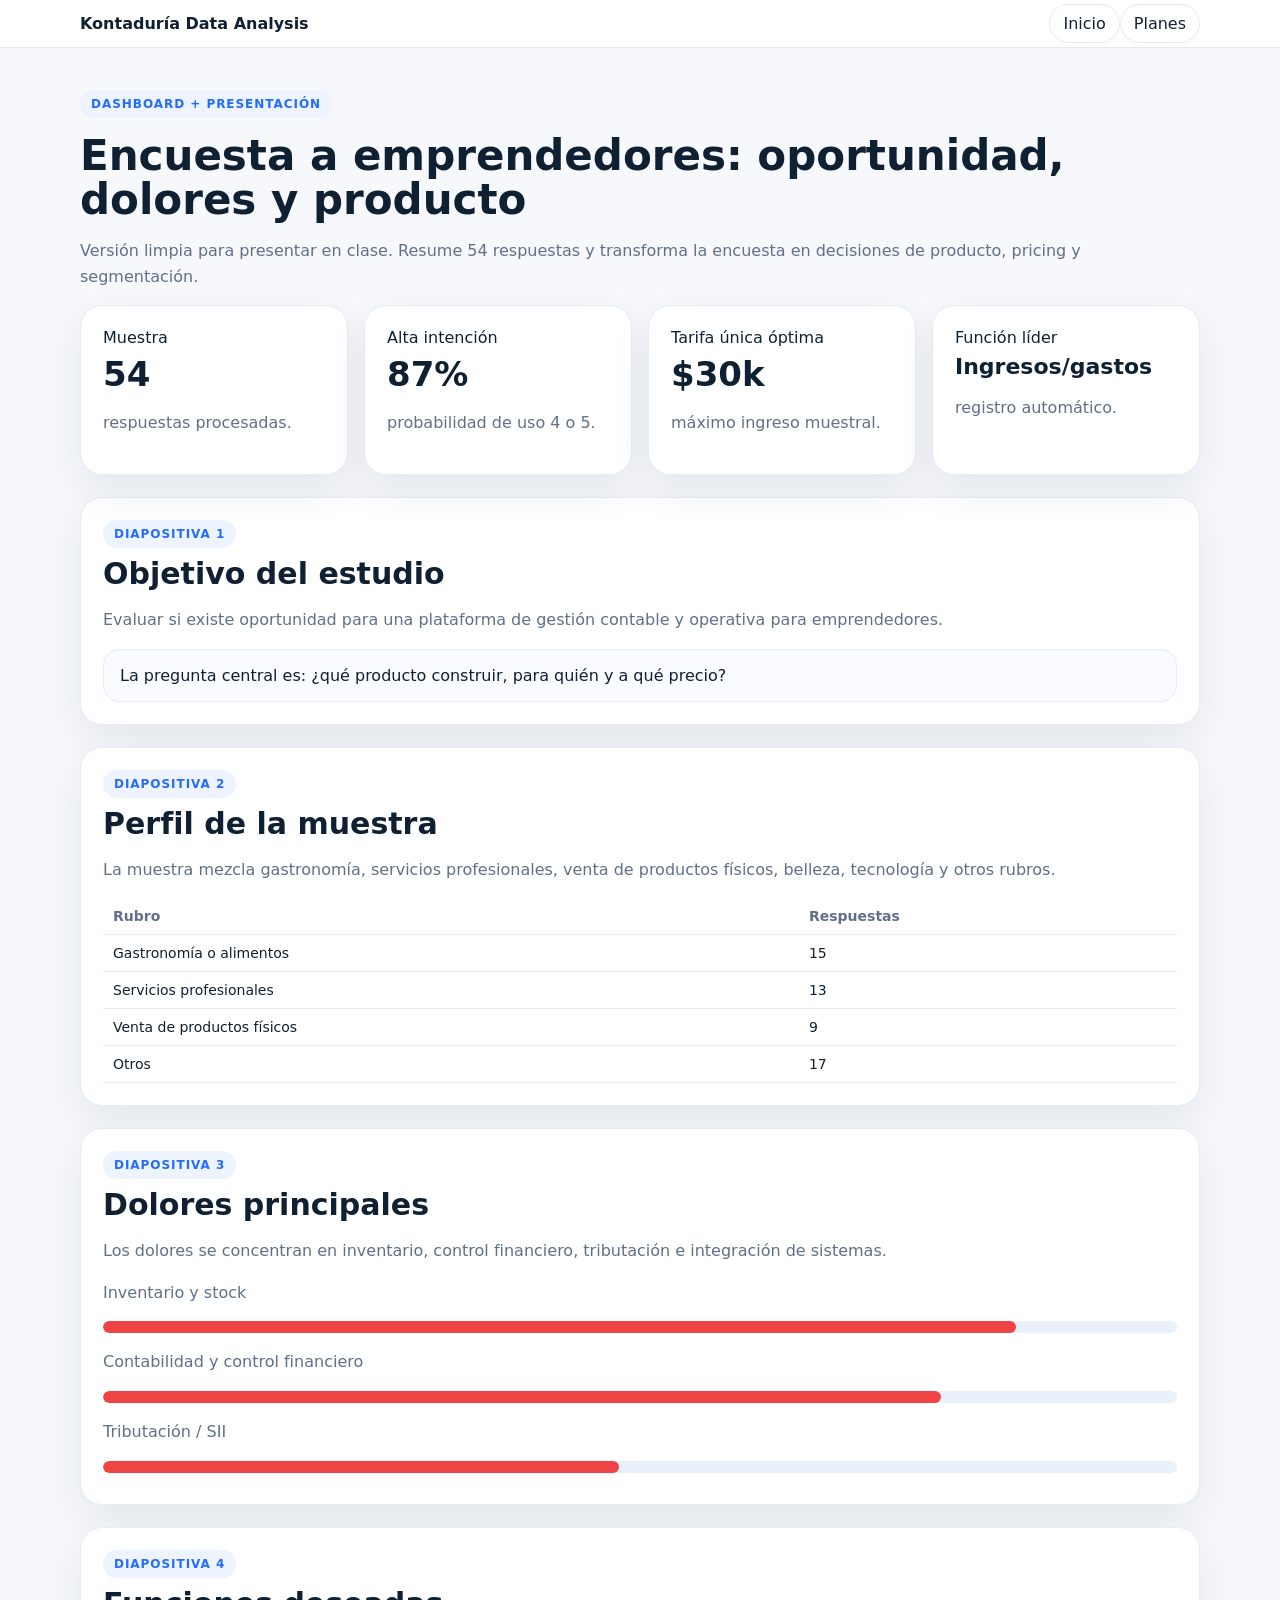
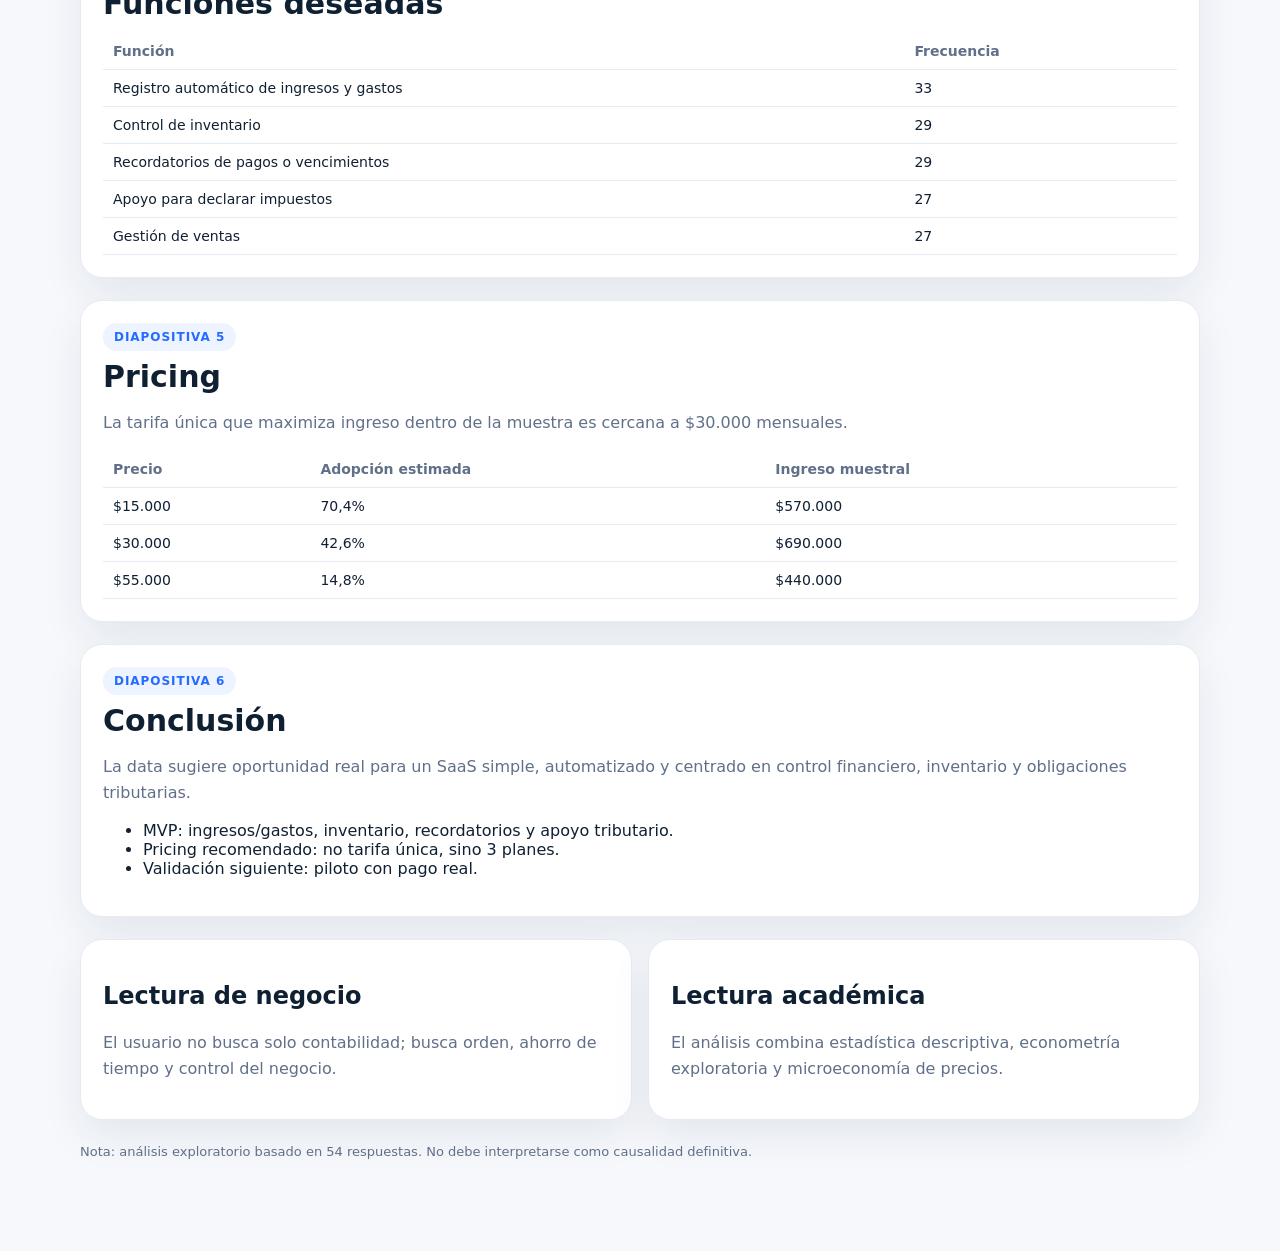
<file: dashboard_presentacion.html>
<!doctype html>
<html lang="es">
<head>
<meta charset="utf-8">
<meta name="viewport" content="width=device-width, initial-scale=1">
<title>Dashboard y presentación - Kontaduría</title>
<style>
body{margin:0;background:#f6f8fc;color:#102033;font-family:Inter,system-ui,-apple-system,Segoe UI,sans-serif}.wrap{width:min(1120px,calc(100vw - 32px));margin:auto}.top{background:#fff;border-bottom:1px solid #e6ebf3;position:sticky;top:0}.nav{display:flex;justify-content:space-between;gap:12px;padding:14px 0}.nav a{color:#102033;text-decoration:none;border:1px solid #e6ebf3;border-radius:999px;padding:9px 13px}.hero{padding:42px 0}.badge{display:inline-block;background:#edf3ff;color:#246bff;border-radius:999px;padding:7px 11px;font-size:12px;font-weight:800;text-transform:uppercase;letter-spacing:.08em}h1{font-size:42px;line-height:1.05;margin:16px 0 10px}p{color:#607089;line-height:1.6}.grid{display:grid;grid-template-columns:repeat(12,1fr);gap:16px}.card{background:#fff;border:1px solid #e6ebf3;border-radius:22px;padding:22px;box-shadow:0 16px 40px rgba(18,32,51,.08)}.kpi{grid-column:span 3}.kpi b{font-size:34px;display:block;margin:7px 0}.span12{grid-column:span 12}.span6{grid-column:span 6}.slide{margin:22px 0}.slide h2{font-size:30px;margin:8px 0}.bar{height:12px;background:#eaf0fa;border-radius:999px;overflow:hidden;margin:9px 0}.bar span{display:block;height:100%;background:#246bff;border-radius:999px}.green span{background:#10b981}.red span{background:#ef4444}.violet span{background:#7c3aed}table{width:100%;border-collapse:collapse;margin-top:12px}th,td{border-bottom:1px solid #e6ebf3;padding:10px;text-align:left;font-size:14px}th{color:#607089}.note{background:#f9fbff;border:1px solid #e6ebf3;border-radius:16px;padding:16px}.footer{padding:24px 0 50px;color:#607089;font-size:13px}@media(max-width:850px){.kpi,.span6{grid-column:span 12}h1{font-size:32px}}
</style>
</head>
<body>
<header class="top"><div class="wrap nav"><b>Kontaduría Data Analysis</b><div><a href="index.html">Inicio</a><a href="planes_microeconomia_econometria.html">Planes</a></div></div></header>
<main class="wrap hero">
<span class="badge">Dashboard + presentación</span>
<h1>Encuesta a emprendedores: oportunidad, dolores y producto</h1>
<p>Versión limpia para presentar en clase. Resume 54 respuestas y transforma la encuesta en decisiones de producto, pricing y segmentación.</p>
<section class="grid">
<div class="card kpi">Muestra<b>54</b><p>respuestas procesadas.</p></div>
<div class="card kpi">Alta intención<b>87%</b><p>probabilidad de uso 4 o 5.</p></div>
<div class="card kpi">Tarifa única óptima<b>$30k</b><p>máximo ingreso muestral.</p></div>
<div class="card kpi">Función líder<b style="font-size:22px">Ingresos/gastos</b><p>registro automático.</p></div>
</section>
<section class="card slide"><span class="badge">Diapositiva 1</span><h2>Objetivo del estudio</h2><p>Evaluar si existe oportunidad para una plataforma de gestión contable y operativa para emprendedores.</p><div class="note">La pregunta central es: ¿qué producto construir, para quién y a qué precio?</div></section>
<section class="card slide"><span class="badge">Diapositiva 2</span><h2>Perfil de la muestra</h2><p>La muestra mezcla gastronomía, servicios profesionales, venta de productos físicos, belleza, tecnología y otros rubros.</p><table><tr><th>Rubro</th><th>Respuestas</th></tr><tr><td>Gastronomía o alimentos</td><td>15</td></tr><tr><td>Servicios profesionales</td><td>13</td></tr><tr><td>Venta de productos físicos</td><td>9</td></tr><tr><td>Otros</td><td>17</td></tr></table></section>
<section class="card slide"><span class="badge">Diapositiva 3</span><h2>Dolores principales</h2><p>Los dolores se concentran en inventario, control financiero, tributación e integración de sistemas.</p><p>Inventario y stock</p><div class="bar red"><span style="width:85%"></span></div><p>Contabilidad y control financiero</p><div class="bar red"><span style="width:78%"></span></div><p>Tributación / SII</p><div class="bar red"><span style="width:48%"></span></div></section>
<section class="card slide"><span class="badge">Diapositiva 4</span><h2>Funciones deseadas</h2><table><tr><th>Función</th><th>Frecuencia</th></tr><tr><td>Registro automático de ingresos y gastos</td><td>33</td></tr><tr><td>Control de inventario</td><td>29</td></tr><tr><td>Recordatorios de pagos o vencimientos</td><td>29</td></tr><tr><td>Apoyo para declarar impuestos</td><td>27</td></tr><tr><td>Gestión de ventas</td><td>27</td></tr></table></section>
<section class="card slide"><span class="badge">Diapositiva 5</span><h2>Pricing</h2><p>La tarifa única que maximiza ingreso dentro de la muestra es cercana a $30.000 mensuales.</p><table><tr><th>Precio</th><th>Adopción estimada</th><th>Ingreso muestral</th></tr><tr><td>$15.000</td><td>70,4%</td><td>$570.000</td></tr><tr><td>$30.000</td><td>42,6%</td><td>$690.000</td></tr><tr><td>$55.000</td><td>14,8%</td><td>$440.000</td></tr></table></section>
<section class="card slide"><span class="badge">Diapositiva 6</span><h2>Conclusión</h2><p>La data sugiere oportunidad real para un SaaS simple, automatizado y centrado en control financiero, inventario y obligaciones tributarias.</p><ul><li>MVP: ingresos/gastos, inventario, recordatorios y apoyo tributario.</li><li>Pricing recomendado: no tarifa única, sino 3 planes.</li><li>Validación siguiente: piloto con pago real.</li></ul></section>
<section class="grid">
<div class="card span6"><h2>Lectura de negocio</h2><p>El usuario no busca solo contabilidad; busca orden, ahorro de tiempo y control del negocio.</p></div>
<div class="card span6"><h2>Lectura académica</h2><p>El análisis combina estadística descriptiva, econometría exploratoria y microeconomía de precios.</p></div>
</section>
<div class="footer">Nota: análisis exploratorio basado en 54 respuestas. No debe interpretarse como causalidad definitiva.</div>
</main>
</body>
</html>
</file>
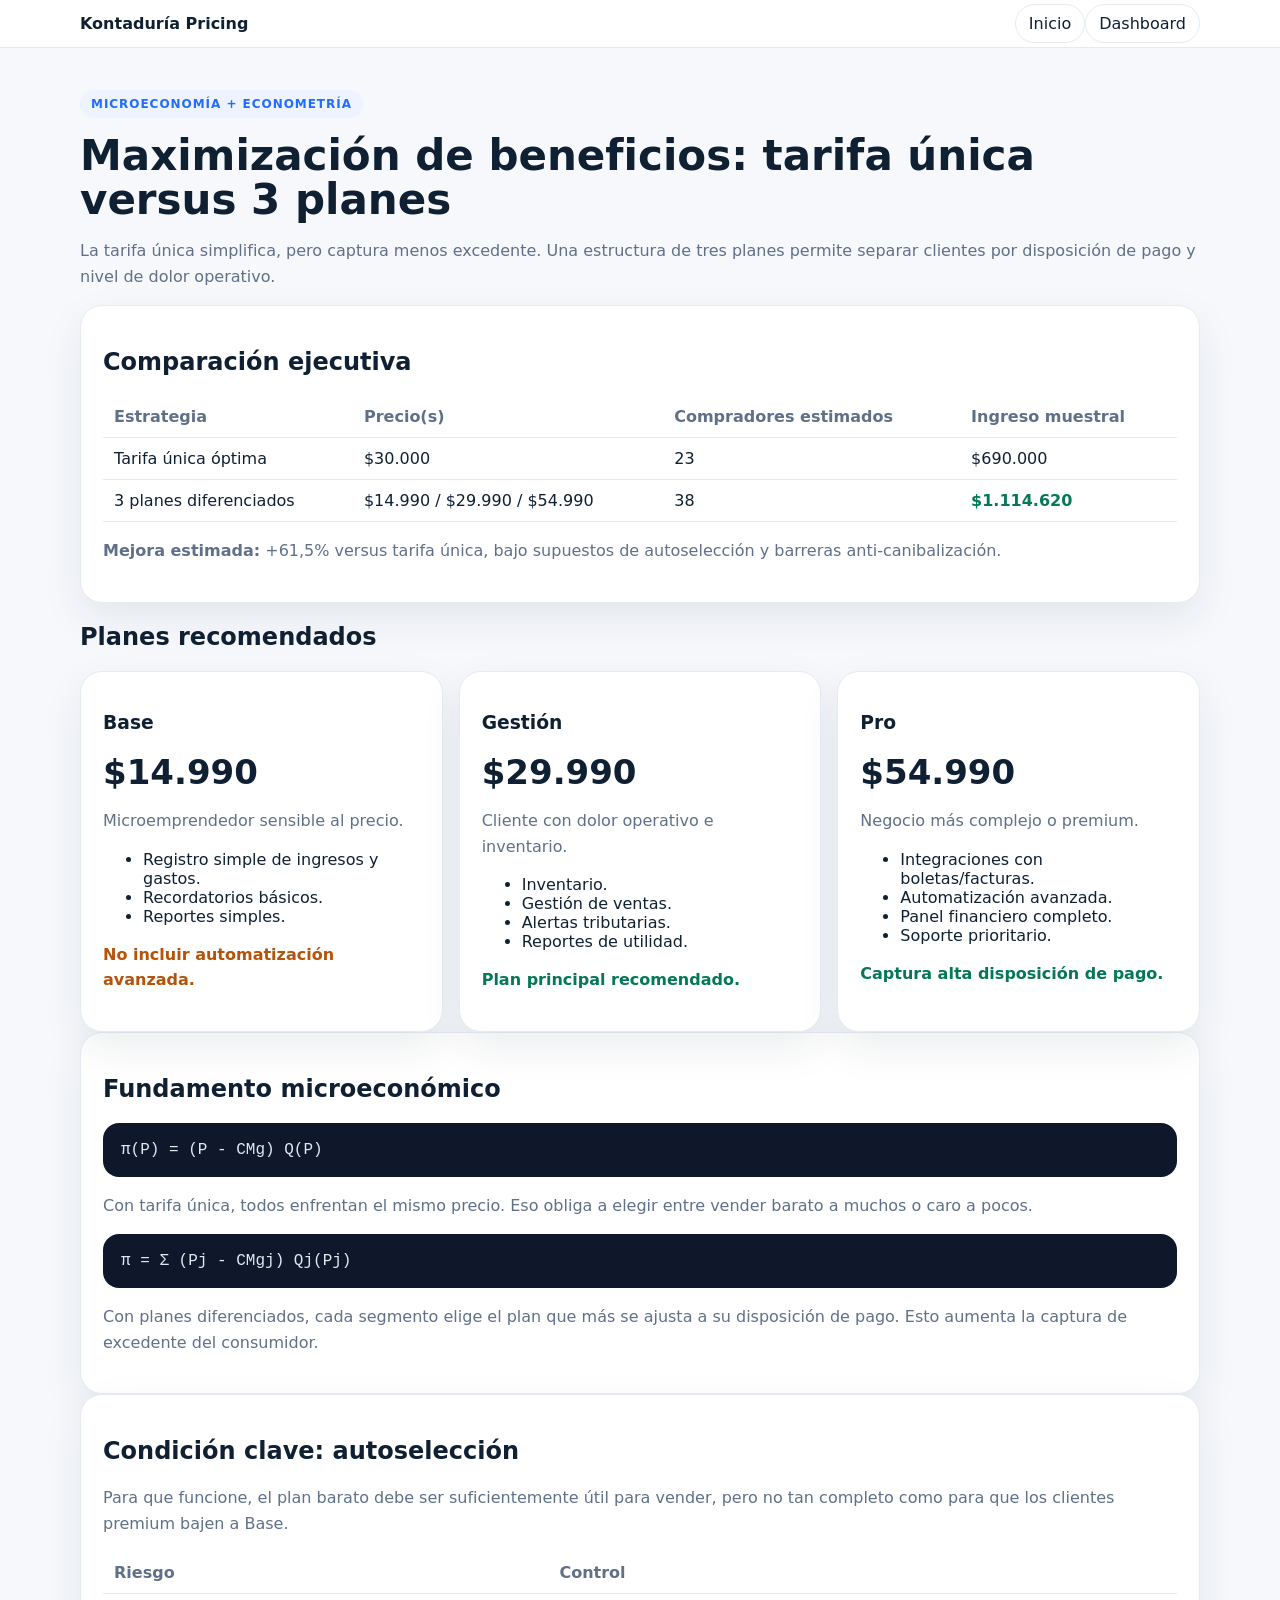
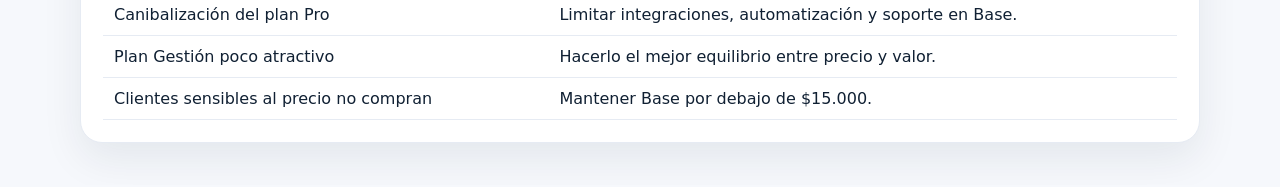
<file: planes_microeconomia_econometria.html>
<!doctype html><html lang="es"><head><meta charset="utf-8"><meta name="viewport" content="width=device-width,initial-scale=1"><title>Planes y maximización</title><style>body{margin:0;background:#f6f8fc;color:#102033;font-family:Inter,system-ui}.wrap{width:min(1120px,calc(100vw - 32px));margin:auto}.top{background:#fff;border-bottom:1px solid #e6ebf3}.nav{display:flex;justify-content:space-between;padding:14px 0}.nav a{color:#102033;text-decoration:none;border:1px solid #e6ebf3;border-radius:999px;padding:9px 13px}.hero{padding:42px 0}.badge{display:inline-block;background:#edf3ff;color:#246bff;border-radius:999px;padding:7px 11px;font-size:12px;font-weight:800;letter-spacing:.08em;text-transform:uppercase}h1{font-size:42px;line-height:1.05;margin:16px 0 10px}p{color:#607089;line-height:1.6}.grid{display:grid;grid-template-columns:repeat(3,1fr);gap:16px}.card{background:#fff;border:1px solid #e6ebf3;border-radius:22px;padding:22px;box-shadow:0 16px 40px rgba(18,32,51,.08)}.price{font-size:34px;font-weight:900}.formula{font-family:ui-monospace,monospace;background:#0f172a;color:#e2e8f0;border-radius:16px;padding:18px;margin:16px 0}table{width:100%;border-collapse:collapse;margin-top:12px}th,td{border-bottom:1px solid #e6ebf3;padding:11px;text-align:left}th{color:#607089}.good{color:#047857;font-weight:800}.warn{color:#b45309;font-weight:800}@media(max-width:850px){.grid{grid-template-columns:1fr}h1{font-size:32px}}</style></head><body><header class="top"><div class="wrap nav"><b>Kontaduría Pricing</b><div><a href="index.html">Inicio</a><a href="dashboard_presentacion.html">Dashboard</a></div></div></header><main class="wrap hero"><span class="badge">Microeconomía + econometría</span><h1>Maximización de beneficios: tarifa única versus 3 planes</h1><p>La tarifa única simplifica, pero captura menos excedente. Una estructura de tres planes permite separar clientes por disposición de pago y nivel de dolor operativo.</p><section class="card"><h2>Comparación ejecutiva</h2><table><tr><th>Estrategia</th><th>Precio(s)</th><th>Compradores estimados</th><th>Ingreso muestral</th></tr><tr><td>Tarifa única óptima</td><td>$30.000</td><td>23</td><td>$690.000</td></tr><tr><td>3 planes diferenciados</td><td>$14.990 / $29.990 / $54.990</td><td>38</td><td class="good">$1.114.620</td></tr></table><p><b>Mejora estimada:</b> +61,5% versus tarifa única, bajo supuestos de autoselección y barreras anti-canibalización.</p></section><h2>Planes recomendados</h2><section class="grid"><div class="card"><h3>Base</h3><div class="price">$14.990</div><p>Microemprendedor sensible al precio.</p><ul><li>Registro simple de ingresos y gastos.</li><li>Recordatorios básicos.</li><li>Reportes simples.</li></ul><p class="warn">No incluir automatización avanzada.</p></div><div class="card"><h3>Gestión</h3><div class="price">$29.990</div><p>Cliente con dolor operativo e inventario.</p><ul><li>Inventario.</li><li>Gestión de ventas.</li><li>Alertas tributarias.</li><li>Reportes de utilidad.</li></ul><p class="good">Plan principal recomendado.</p></div><div class="card"><h3>Pro</h3><div class="price">$54.990</div><p>Negocio más complejo o premium.</p><ul><li>Integraciones con boletas/facturas.</li><li>Automatización avanzada.</li><li>Panel financiero completo.</li><li>Soporte prioritario.</li></ul><p class="good">Captura alta disposición de pago.</p></div></section><section class="card"><h2>Fundamento microeconómico</h2><div class="formula">π(P) = (P - CMg) Q(P)</div><p>Con tarifa única, todos enfrentan el mismo precio. Eso obliga a elegir entre vender barato a muchos o caro a pocos.</p><div class="formula">π = Σ (Pj - CMgj) Qj(Pj)</div><p>Con planes diferenciados, cada segmento elige el plan que más se ajusta a su disposición de pago. Esto aumenta la captura de excedente del consumidor.</p></section><section class="card"><h2>Condición clave: autoselección</h2><p>Para que funcione, el plan barato debe ser suficientemente útil para vender, pero no tan completo como para que los clientes premium bajen a Base.</p><table><tr><th>Riesgo</th><th>Control</th></tr><tr><td>Canibalización del plan Pro</td><td>Limitar integraciones, automatización y soporte en Base.</td></tr><tr><td>Plan Gestión poco atractivo</td><td>Hacerlo el mejor equilibrio entre precio y valor.</td></tr><tr><td>Clientes sensibles al precio no compran</td><td>Mantener Base por debajo de $15.000.</td></tr></table></section></main></body></html>
</file>
<file: assets/css/style.css>
:root{--bg:#f6f8fc;--card:#fff;--ink:#102033;--muted:#607089;--line:#e6ebf3;--blue:#246bff;--green:#10b981;--red:#ef4444;--violet:#7c3aed;--orange:#f59e0b;--shadow:0 16px 40px rgba(18,32,51,.08);--radius:24px}*{box-sizing:border-box}html{scroll-behavior:smooth}body{margin:0;background:radial-gradient(circle at 0% 0%,#eaf1ff,transparent 32%),linear-gradient(180deg,#f6f8fc,#eef3fb);color:var(--ink);font-family:Inter,ui-sans-serif,system-ui,-apple-system,Segoe UI,sans-serif}.wrap{width:min(1220px,calc(100vw - 32px));margin:0 auto}.topbar{position:sticky;top:0;z-index:10;background:rgba(246,248,252,.9);backdrop-filter:blur(14px);border-bottom:1px solid var(--line)}.nav{display:flex;justify-content:space-between;align-items:center;gap:16px;padding:14px 0}.brand{display:flex;align-items:center;gap:12px;text-decoration:none;color:var(--ink)}.logo{width:42px;height:42px;border-radius:14px;background:linear-gradient(135deg,var(--blue),var(--violet) 58%,var(--green));box-shadow:0 12px 30px rgba(36,107,255,.22)}.brand b{display:block}.brand span{display:block;font-size:12px;color:var(--muted);margin-top:2px}.links{display:flex;gap:8px;flex-wrap:wrap;justify-content:flex-end}.links a{background:#fff;color:var(--ink);text-decoration:none;border:1px solid var(--line);border-radius:999px;padding:10px 14px;font-size:13px}.links a:hover{border-color:#cad6ea;background:#fbfcff}.hero{padding:56px 0 28px}.badge{display:inline-flex;align-items:center;gap:8px;background:#edf3ff;color:var(--blue);border-radius:999px;padding:7px 12px;font-weight:800;font-size:12px;text-transform:uppercase;letter-spacing:.08em}.hero h1{font-size:clamp(36px,5vw,68px);line-height:1;margin:18px 0 14px;letter-spacing:-.05em}.hero p.lead{font-size:18px;max-width:78ch;color:var(--muted);line-height:1.65}.grid{display:grid;grid-template-columns:repeat(12,minmax(0,1fr));gap:16px}.card{background:var(--card);border:1px solid var(--line);border-radius:var(--radius);box-shadow:var(--shadow);padding:24px}.span12{grid-column:span 12}.span8{grid-column:span 8}.span7{grid-column:span 7}.span6{grid-column:span 6}.span5{grid-column:span 5}.span4{grid-column:span 4}.span3{grid-column:span 3}.kpi .label{font-size:12px;text-transform:uppercase;letter-spacing:.08em;color:var(--muted)}.kpi .value{font-size:34px;font-weight:900;margin:8px 0}.kpi p,.card p{color:var(--muted);line-height:1.6}.section{padding:22px 0 10px}.section h2{font-size:34px;margin:0 0 8px;letter-spacing:-.03em}.chart{height:390px}.chart.sm{height:320px}.btnrow{display:flex;gap:12px;flex-wrap:wrap;margin-top:22px}.btn{display:inline-block;border-radius:14px;padding:13px 17px;background:var(--ink);color:#fff;text-decoration:none;font-weight:800}.btn.alt{background:#fff;color:var(--ink);border:1px solid var(--line)}table{width:100%;border-collapse:collapse}th,td{border-bottom:1px solid var(--line);padding:11px;text-align:left;font-size:14px}th{color:var(--muted);font-weight:800;background:#fbfcff}.formula{font-family:ui-monospace,Consolas,monospace;background:#0f172a;color:#e2e8f0;border-radius:18px;padding:18px;margin:14px 0;overflow:auto}.pill{display:inline-block;border-radius:999px;padding:5px 9px;font-size:12px;font-weight:800}.pill.good{background:#ecfdf5;color:#047857}.pill.warn{background:#fffbeb;color:#b45309}.slide-shell{min-height:74vh}.slide{display:none}.slide.active{display:grid;grid-template-rows:auto 1fr auto;gap:18px}.slide h2{font-size:42px;line-height:1.05;margin:10px 0}.slide-grid{display:grid;grid-template-columns:1.08fr .92fr;gap:16px}.note{background:#f9fbff;border:1px solid var(--line);border-radius:18px;padding:18px}.speaker{border-top:1px solid var(--line);padding-top:12px;color:var(--muted);font-size:13px}.slide-controls{display:flex;gap:10px;justify-content:flex-end;margin-top:12px}button{border:1px solid var(--line);background:#fff;border-radius:12px;padding:11px 14px;cursor:pointer}.quote{border-left:4px solid var(--blue);background:#edf3ff;color:#274065;border-radius:12px;padding:12px 15px;margin-top:12px}ul{color:var(--muted);line-height:1.7}.footer{padding:36px 0 52px;color:var(--muted);font-size:13px}@media(max-width:960px){.span8,.span7,.span6,.span5,.span4,.span3{grid-column:span 12}.slide-grid{grid-template-columns:1fr}.nav{align-items:flex-start;flex-direction:column}.chart{height:330px}}@media(max-width:640px){.wrap{width:min(100vw - 20px,1220px)}.card{padding:18px}.hero{padding:36px 0 20px}.slide h2,.section h2{font-size:30px}.links a{padding:8px 10px}}
</file>
